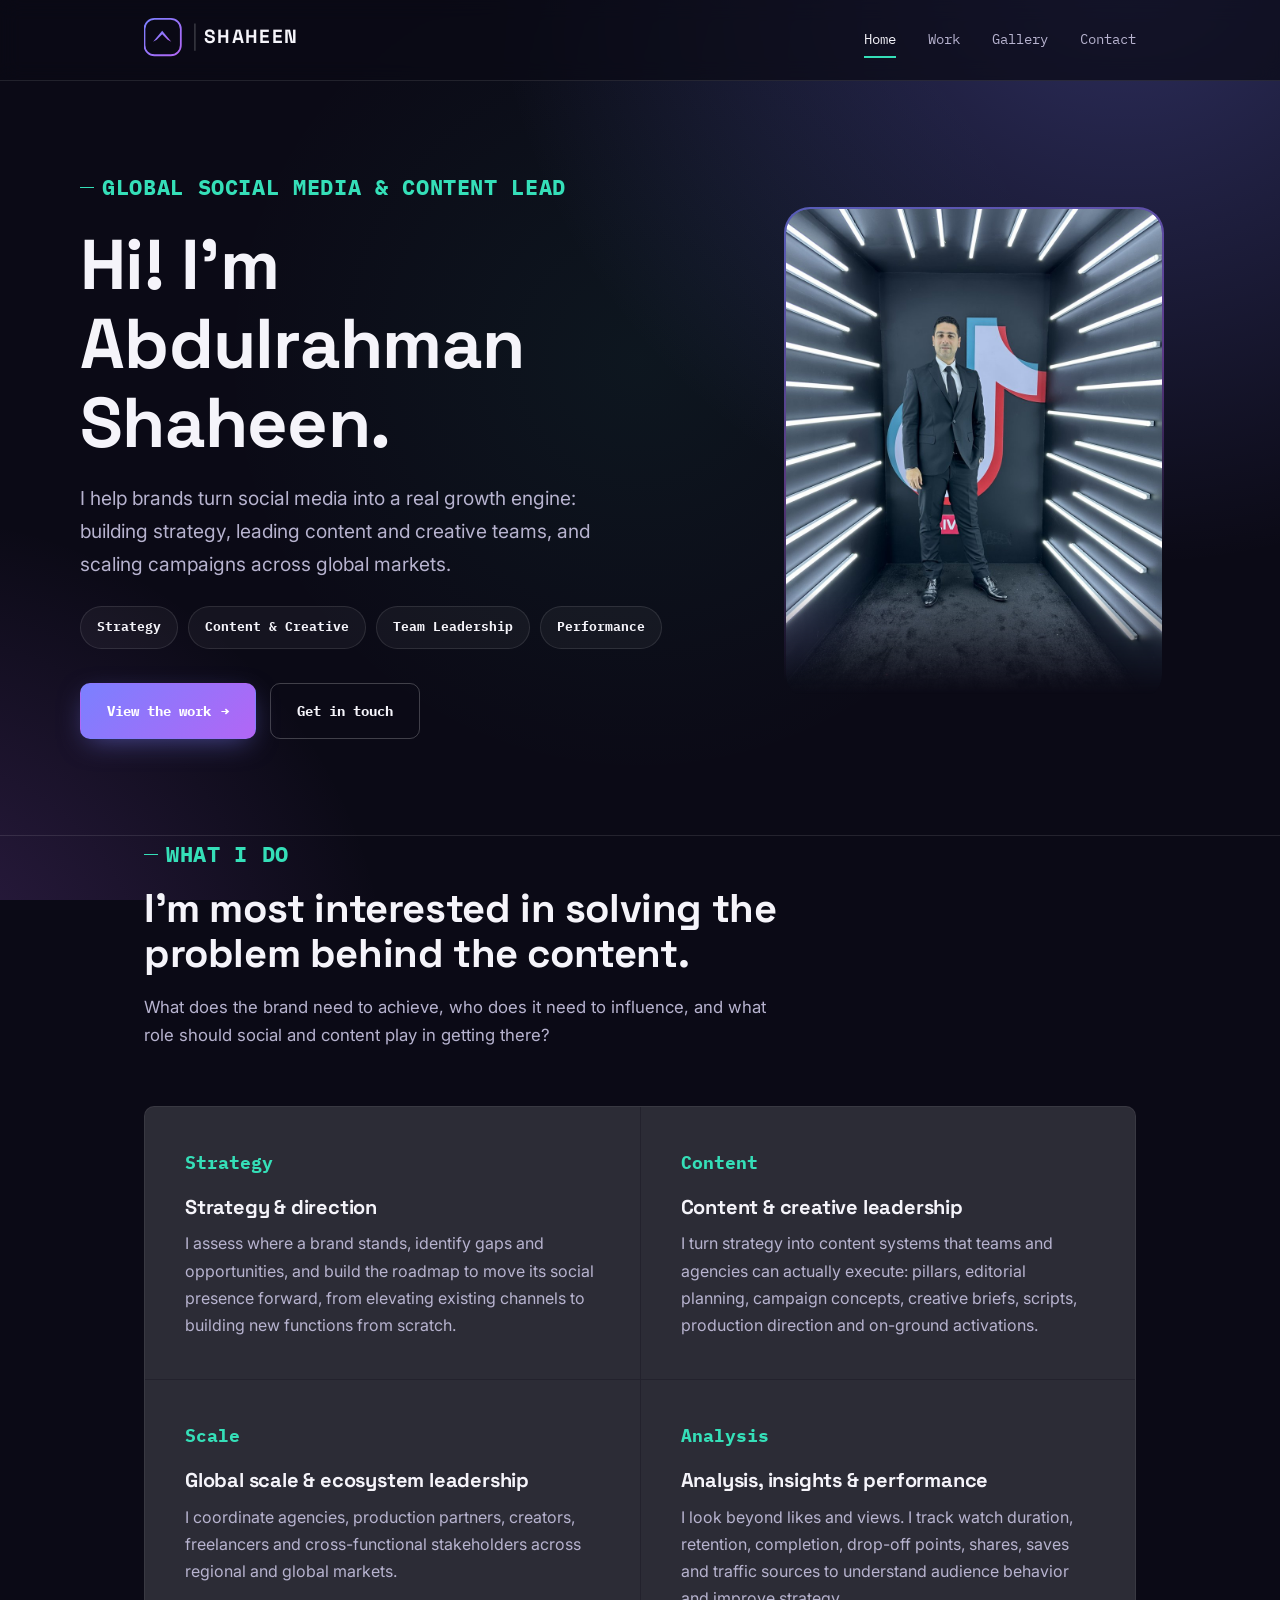
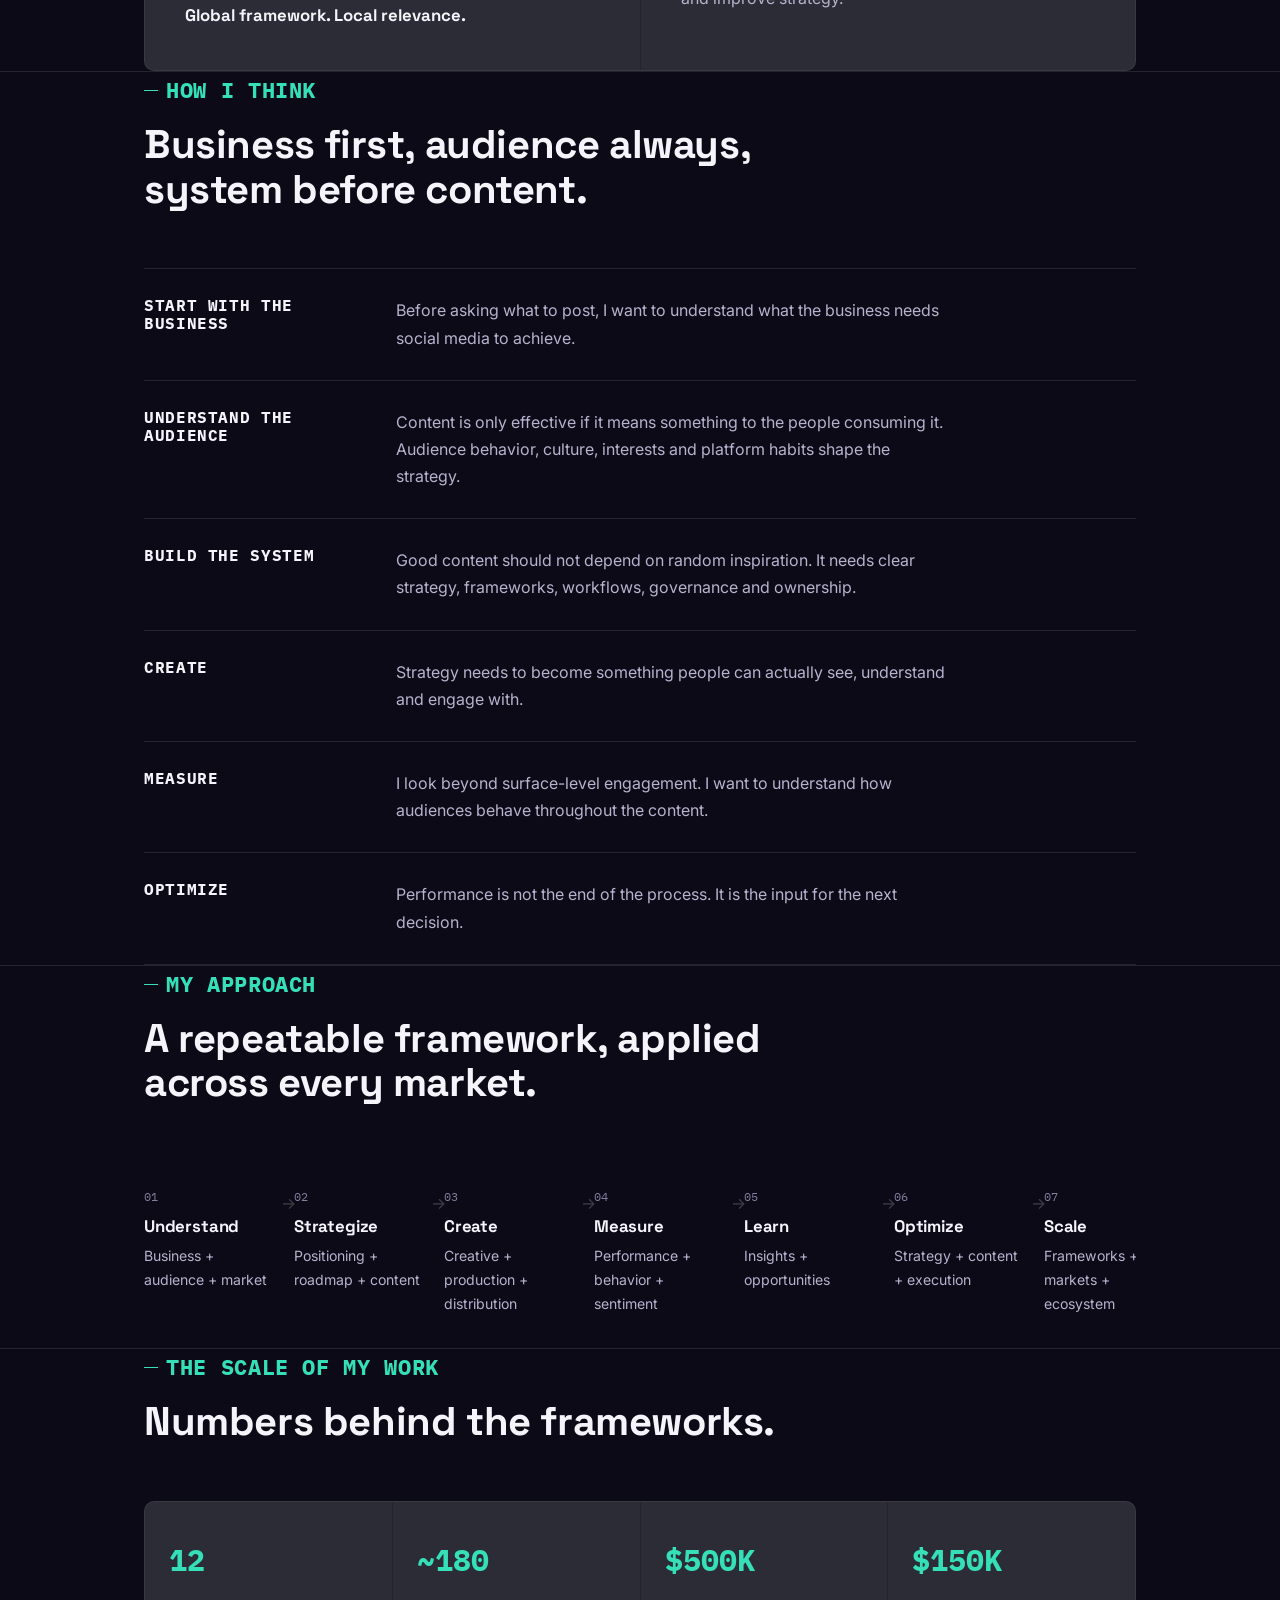
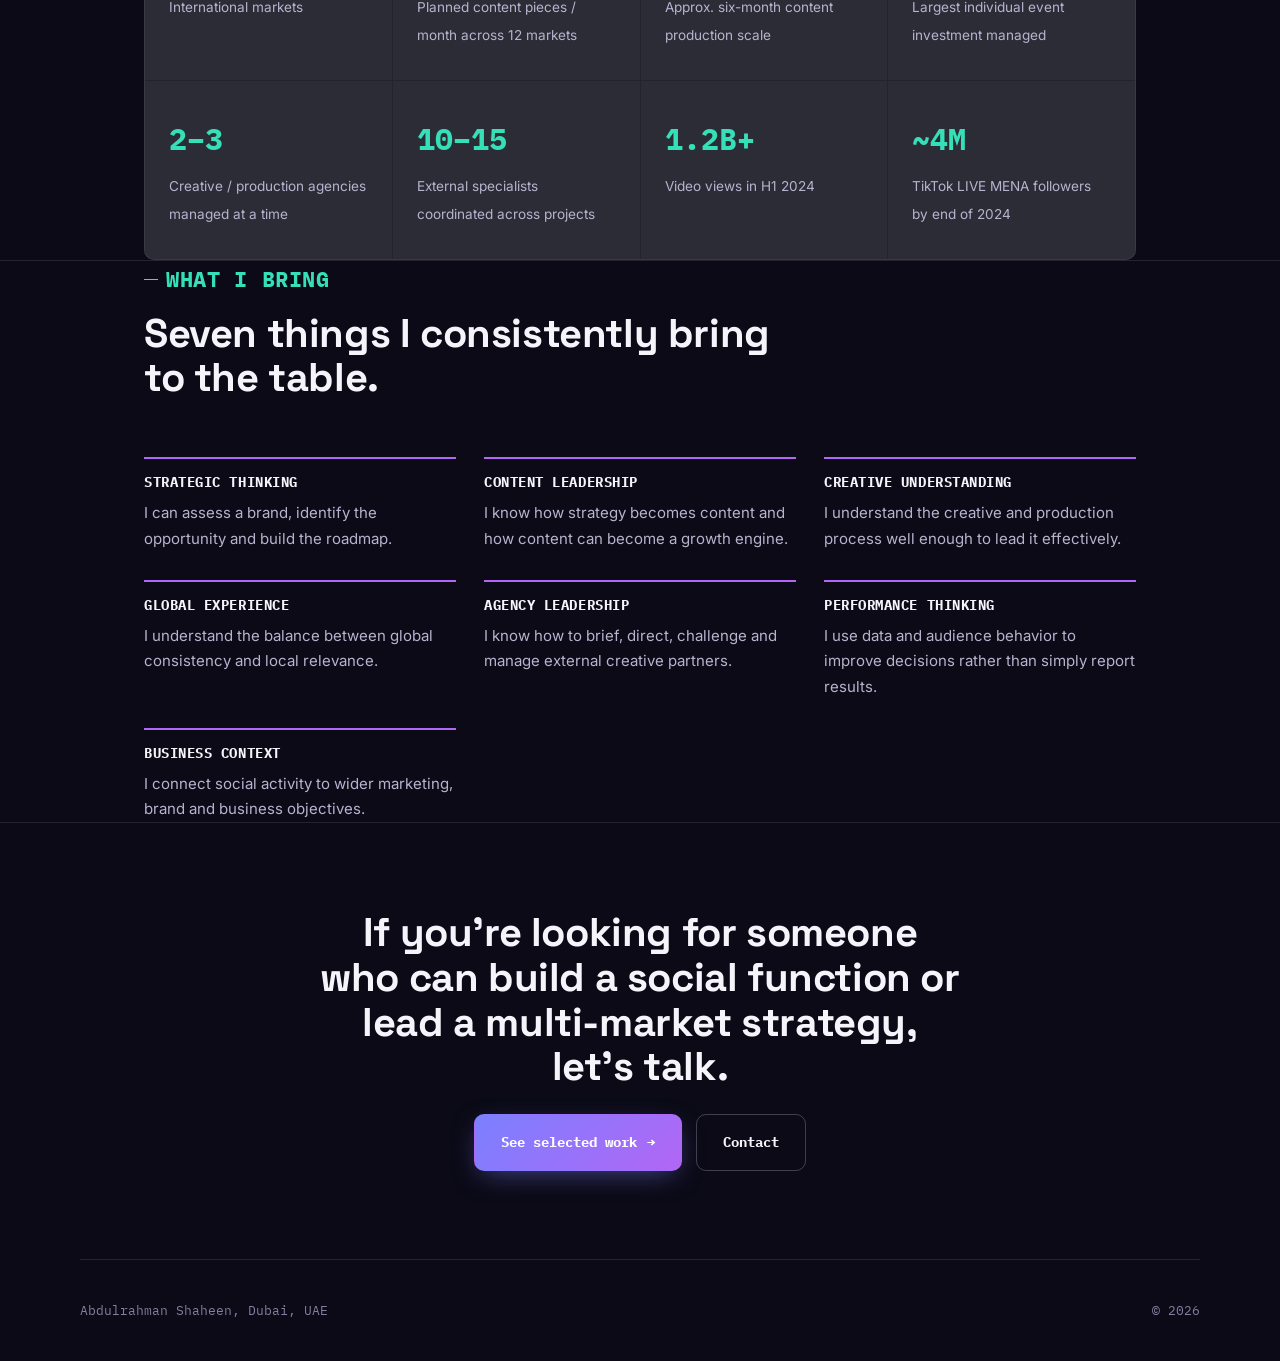
<file: index.html>
<!DOCTYPE html>
<html lang="en">
<head>
<meta charset="UTF-8">
<meta name="viewport" content="width=device-width, initial-scale=1.0">
<title>Abdulrahman Shaheen | Global Social Media & Content Lead</title>
<meta name="description" content="Abdulrahman Shaheen, Global Social Media and Content Lead based in Dubai, UAE. Social strategy, content leadership, creative direction and campaign performance across TikTok, Ferrari, Modon and global markets.">
<meta property="og:type" content="website">
<meta property="og:title" content="Abdulrahman Shaheen | Global Social Media & Content Lead">
<meta property="og:description" content="Global Social Media and Content Lead based in Dubai, UAE. Social strategy, content leadership and campaign performance across TikTok and global markets.">
<meta property="og:url" content="https://ashaheenmty.github.io/shaheen-portfolio/">
<meta property="og:image" content="https://ashaheenmty.github.io/shaheen-portfolio/assets/photos/hero-portrait.jpg">
<meta name="twitter:card" content="summary_large_image">
<meta name="twitter:title" content="Abdulrahman Shaheen | Global Social Media & Content Lead">
<meta name="twitter:description" content="Global Social Media and Content Lead based in Dubai, UAE. Social strategy, content leadership and campaign performance across TikTok and global markets.">
<meta name="twitter:image" content="https://ashaheenmty.github.io/shaheen-portfolio/assets/photos/hero-portrait.jpg">
<link rel="preconnect" href="https://fonts.googleapis.com">
<link rel="preconnect" href="https://fonts.gstatic.com" crossorigin>
<link href="https://fonts.googleapis.com/css2?family=Space+Grotesk:wght@400;500;600;700&family=Inter:wght@400;500&family=IBM+Plex+Mono:wght@400;500;600;700&display=swap" rel="stylesheet">
<link rel="stylesheet" href="css/style.css">
</head>
<body>

<header class="site-header">
  <nav class="site-nav">
    <a href="index.html" class="logo" aria-label="Shaheen, home">
      <svg viewBox="0 0 172 44" role="img" aria-hidden="true">
        <defs><linearGradient id="navFalconGrad" x1="0" y1="0" x2="1" y2="1"><stop offset="0" style="stop-color:var(--indigo)"/><stop offset="1" style="stop-color:var(--violet)"/></linearGradient></defs>
        <rect x="0.5" y="1" width="40" height="40" rx="11" fill="none" stroke="url(#navFalconGrad)" stroke-width="2"/>
        <path d="M10,26 L20,14 L30,26 L26,24 L20,18 L14,24 Z" fill="url(#navFalconGrad)"/>
        <line x1="56" y1="6" x2="56" y2="36" stroke="var(--border-strong)" stroke-width="1.5"/>
        <text x="66" y="28" style="font-family:'Space Grotesk',sans-serif; font-size:21px; font-weight:700; letter-spacing:1.5px;" fill="var(--text)">SHAHEEN</text>
      </svg>
    </a>
    <ul>
      <li><a href="index.html" aria-current="page">Home</a></li>
      <li><a href="work.html">Work</a></li>
      <li><a href="gallery.html">Gallery</a></li>
      <li><a href="contact.html">Contact</a></li>
    </ul>
    <button class="nav-toggle" aria-label="Menu">···</button>
  </nav>
</header>

<main>

  <section class="hero wrap">
    <div class="hero-copy">
      <span class="eyebrow">Global social media & content lead</span>
      <h1>Hi! I'm Abdulrahman Shaheen.</h1>
      <p class="hero-lede">I help brands turn social media into a real growth engine: building strategy, leading content and creative teams, and scaling campaigns across global markets.</p>
      <div class="service-pills">
        <span>Strategy</span>
        <span>Content & Creative</span>
        <span>Team Leadership</span>
        <span>Performance</span>
      </div>
      <div class="hero-actions">
        <a href="work.html" class="btn btn-primary">View the work <span class="btn-arrow">→</span></a>
        <a href="contact.html" class="btn">Get in touch</a>
      </div>
    </div>
    <div class="hero-photo-wrap">
      <img src="assets/photos/hero-portrait.jpg" alt="Abdulrahman Shaheen at a TikTok LIVE event">
    </div>
  </section>

  <hr class="divider">

  <section class="wrap">
    <div class="section-head">
      <span class="eyebrow">What I do</span>
      <h2>I'm most interested in solving the problem behind the content.</h2>
      <p style="margin-top:16px; font-size:1.05rem;">What does the brand need to achieve, who does it need to influence, and what role should social and content play in getting there?</p>
    </div>
    <div class="pillars">
      <div class="pillar">
        <span class="index">Strategy</span>
        <h3>Strategy & direction</h3>
        <p>I assess where a brand stands, identify gaps and opportunities, and build the roadmap to move its social presence forward, from elevating existing channels to building new functions from scratch.</p>
      </div>
      <div class="pillar">
        <span class="index">Content</span>
        <h3>Content & creative leadership</h3>
        <p>I turn strategy into content systems that teams and agencies can actually execute: pillars, editorial planning, campaign concepts, creative briefs, scripts, production direction and on-ground activations.</p>
      </div>
      <div class="pillar">
        <span class="index">Scale</span>
        <h3>Global scale & ecosystem leadership</h3>
        <p>I coordinate agencies, production partners, creators, freelancers and cross-functional stakeholders across regional and global markets.</p>
        <p class="callout">Global framework. Local relevance.</p>
      </div>
      <div class="pillar">
        <span class="index">Analysis</span>
        <h3>Analysis, insights & performance</h3>
        <p>I look beyond likes and views. I track watch duration, retention, completion, drop-off points, shares, saves and traffic sources to understand audience behavior and improve strategy.</p>
      </div>
    </div>
  </section>

  <hr class="divider">

  <section class="wrap">
    <div class="section-head">
      <span class="eyebrow">How I think</span>
      <h2>Business first, audience always, system before content.</h2>
    </div>
    <div class="think-list">
      <div class="think-item">
        <h3>Start with the business</h3>
        <p>Before asking what to post, I want to understand what the business needs social media to achieve.</p>
      </div>
      <div class="think-item">
        <h3>Understand the audience</h3>
        <p>Content is only effective if it means something to the people consuming it. Audience behavior, culture, interests and platform habits shape the strategy.</p>
      </div>
      <div class="think-item">
        <h3>Build the system</h3>
        <p>Good content should not depend on random inspiration. It needs clear strategy, frameworks, workflows, governance and ownership.</p>
      </div>
      <div class="think-item">
        <h3>Create</h3>
        <p>Strategy needs to become something people can actually see, understand and engage with.</p>
      </div>
      <div class="think-item">
        <h3>Measure</h3>
        <p>I look beyond surface-level engagement. I want to understand how audiences behave throughout the content.</p>
      </div>
      <div class="think-item">
        <h3>Optimize</h3>
        <p>Performance is not the end of the process. It is the input for the next decision.</p>
      </div>
    </div>
  </section>

  <hr class="divider">

  <section class="wrap">
    <div class="section-head">
      <span class="eyebrow">My approach</span>
      <h2>A repeatable framework, applied across every market.</h2>
    </div>
    <div class="approach-rail">
      <div class="approach-step"><span class="stepnum">01</span><h4>Understand</h4><p>Business + audience + market</p></div>
      <div class="approach-step"><span class="stepnum">02</span><h4>Strategize</h4><p>Positioning + roadmap + content</p></div>
      <div class="approach-step"><span class="stepnum">03</span><h4>Create</h4><p>Creative + production + distribution</p></div>
      <div class="approach-step"><span class="stepnum">04</span><h4>Measure</h4><p>Performance + behavior + sentiment</p></div>
      <div class="approach-step"><span class="stepnum">05</span><h4>Learn</h4><p>Insights + opportunities</p></div>
      <div class="approach-step"><span class="stepnum">06</span><h4>Optimize</h4><p>Strategy + content + execution</p></div>
      <div class="approach-step"><span class="stepnum">07</span><h4>Scale</h4><p>Frameworks + markets + ecosystem</p></div>
    </div>
  </section>

  <hr class="divider">

  <section class="wrap">
    <div class="section-head">
      <span class="eyebrow">The scale of my work</span>
      <h2>Numbers behind the frameworks.</h2>
    </div>
    <div class="stats-grid">
      <div class="stat"><span class="num">12</span><span class="label">International markets</span></div>
      <div class="stat"><span class="num">~180</span><span class="label">Planned content pieces / month across 12 markets</span></div>
      <div class="stat"><span class="num">$500K</span><span class="label">Approx. six-month content production scale</span></div>
      <div class="stat"><span class="num">$150K</span><span class="label">Largest individual event investment managed</span></div>
      <div class="stat"><span class="num">2–3</span><span class="label">Creative / production agencies managed at a time</span></div>
      <div class="stat"><span class="num">10–15</span><span class="label">External specialists coordinated across projects</span></div>
      <div class="stat"><span class="num">1.2B+</span><span class="label">Video views in H1 2024</span></div>
      <div class="stat"><span class="num">~4M</span><span class="label">TikTok LIVE MENA followers by end of 2024</span></div>
    </div>
  </section>

  <hr class="divider">

  <section class="wrap">
    <div class="section-head">
      <span class="eyebrow">What I bring</span>
      <h2>Seven things I consistently bring to the table.</h2>
    </div>
    <div class="bring-grid">
      <div class="bring-item"><h3>Strategic thinking</h3><p>I can assess a brand, identify the opportunity and build the roadmap.</p></div>
      <div class="bring-item"><h3>Content leadership</h3><p>I know how strategy becomes content and how content can become a growth engine.</p></div>
      <div class="bring-item"><h3>Creative understanding</h3><p>I understand the creative and production process well enough to lead it effectively.</p></div>
      <div class="bring-item"><h3>Global experience</h3><p>I understand the balance between global consistency and local relevance.</p></div>
      <div class="bring-item"><h3>Agency leadership</h3><p>I know how to brief, direct, challenge and manage external creative partners.</p></div>
      <div class="bring-item"><h3>Performance thinking</h3><p>I use data and audience behavior to improve decisions rather than simply report results.</p></div>
      <div class="bring-item"><h3>Business context</h3><p>I connect social activity to wider marketing, brand and business objectives.</p></div>
    </div>
  </section>

  <hr class="divider">

  <section class="wrap" style="text-align:center; padding: 88px 0;">
    <h2 style="max-width:640px; margin:0 auto 24px;">If you're looking for someone who can build a social function or lead a multi-market strategy, let's talk.</h2>
    <div class="hero-actions" style="justify-content:center;">
      <a href="work.html" class="btn btn-primary">See selected work <span class="btn-arrow">→</span></a>
      <a href="contact.html" class="btn">Contact</a>
    </div>
  </section>

</main>

<footer class="site-footer wrap">
  <span>Abdulrahman Shaheen, Dubai, UAE</span>
  <span>© 2026</span>
</footer>

<script src="js/main.js"></script>
</body>
</html>
</file>
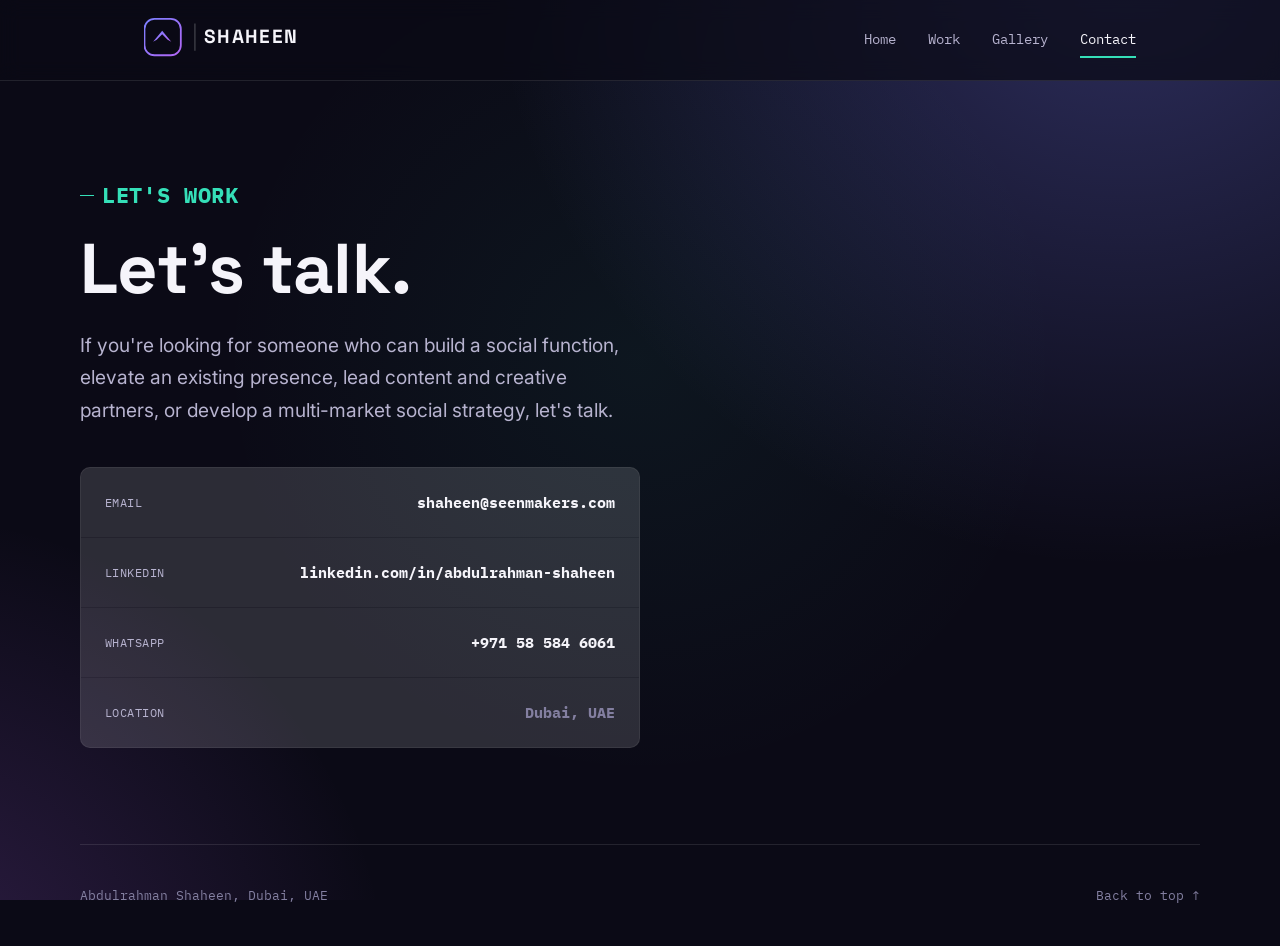
<file: contact.html>
<!DOCTYPE html>
<html lang="en">
<head>
<meta charset="UTF-8">
<meta name="viewport" content="width=device-width, initial-scale=1.0">
<title>Contact | Abdulrahman Shaheen</title>
<meta name="description" content="Contact Abdulrahman Shaheen, Global Social Media and Content Lead based in Dubai, UAE. Email, LinkedIn and WhatsApp.">
<meta property="og:type" content="website">
<meta property="og:title" content="Contact | Abdulrahman Shaheen">
<meta property="og:description" content="Get in touch with Abdulrahman Shaheen, Global Social Media and Content Lead, Dubai, UAE.">
<meta property="og:url" content="https://ashaheenmty.github.io/shaheen-portfolio/contact.html">
<meta property="og:image" content="https://ashaheenmty.github.io/shaheen-portfolio/assets/photos/hero-portrait.jpg">
<meta name="twitter:card" content="summary_large_image">
<meta name="twitter:title" content="Contact | Abdulrahman Shaheen">
<meta name="twitter:image" content="https://ashaheenmty.github.io/shaheen-portfolio/assets/photos/hero-portrait.jpg">
<link rel="preconnect" href="https://fonts.googleapis.com">
<link rel="preconnect" href="https://fonts.gstatic.com" crossorigin>
<link href="https://fonts.googleapis.com/css2?family=Space+Grotesk:wght@400;500;600;700&family=Inter:wght@400;500&family=IBM+Plex+Mono:wght@400;500;600;700&display=swap" rel="stylesheet">
<link rel="stylesheet" href="css/style.css">
</head>
<body>

<header class="site-header">
  <nav class="site-nav">
    <a href="index.html" class="logo" aria-label="Shaheen, home">
      <svg viewBox="0 0 172 44" role="img" aria-hidden="true">
        <defs><linearGradient id="navFalconGrad" x1="0" y1="0" x2="1" y2="1"><stop offset="0" style="stop-color:var(--indigo)"/><stop offset="1" style="stop-color:var(--violet)"/></linearGradient></defs>
        <rect x="0.5" y="1" width="40" height="40" rx="11" fill="none" stroke="url(#navFalconGrad)" stroke-width="2"/>
        <path d="M10,26 L20,14 L30,26 L26,24 L20,18 L14,24 Z" fill="url(#navFalconGrad)"/>
        <line x1="56" y1="6" x2="56" y2="36" stroke="var(--border-strong)" stroke-width="1.5"/>
        <text x="66" y="28" style="font-family:'Space Grotesk',sans-serif; font-size:21px; font-weight:700; letter-spacing:1.5px;" fill="var(--text)">SHAHEEN</text>
      </svg>
    </a>
    <ul>
      <li><a href="index.html">Home</a></li>
      <li><a href="work.html">Work</a></li>
      <li><a href="gallery.html">Gallery</a></li>
      <li><a href="contact.html" aria-current="page">Contact</a></li>
    </ul>
    <button class="nav-toggle" aria-label="Menu">···</button>
  </nav>
</header>

<main>

  <section class="wrap contact-hero">
    <span class="eyebrow">Let's work</span>
    <h1 style="margin-top:16px; max-width:14ch;">Let's talk.</h1>
    <p class="hero-lede" style="margin-top:20px;">If you're looking for someone who can build a social function, elevate an existing presence, lead content and creative partners, or develop a multi-market social strategy, let's talk.</p>

    <div class="contact-links">
      <a href="mailto:shaheen@seenmakers.com"><span class="label">Email</span> shaheen@seenmakers.com</a>
      <a href="https://www.linkedin.com/in/abdulrahman-shaheen/" target="_blank" rel="noopener"><span class="label">LinkedIn</span> linkedin.com/in/abdulrahman-shaheen</a>
      <a href="https://wa.me/971585846061" target="_blank" rel="noopener"><span class="label">WhatsApp</span> +971 58 584 6061</a>
      <div class="pending"><span class="label">Location</span> Dubai, UAE</div>
    </div>
  </section>

</main>

<footer class="site-footer wrap">
  <span>Abdulrahman Shaheen, Dubai, UAE</span>
  <a href="index.html">Back to top ↑</a>
</footer>

<script src="js/main.js"></script>
</body>
</html>
</file>
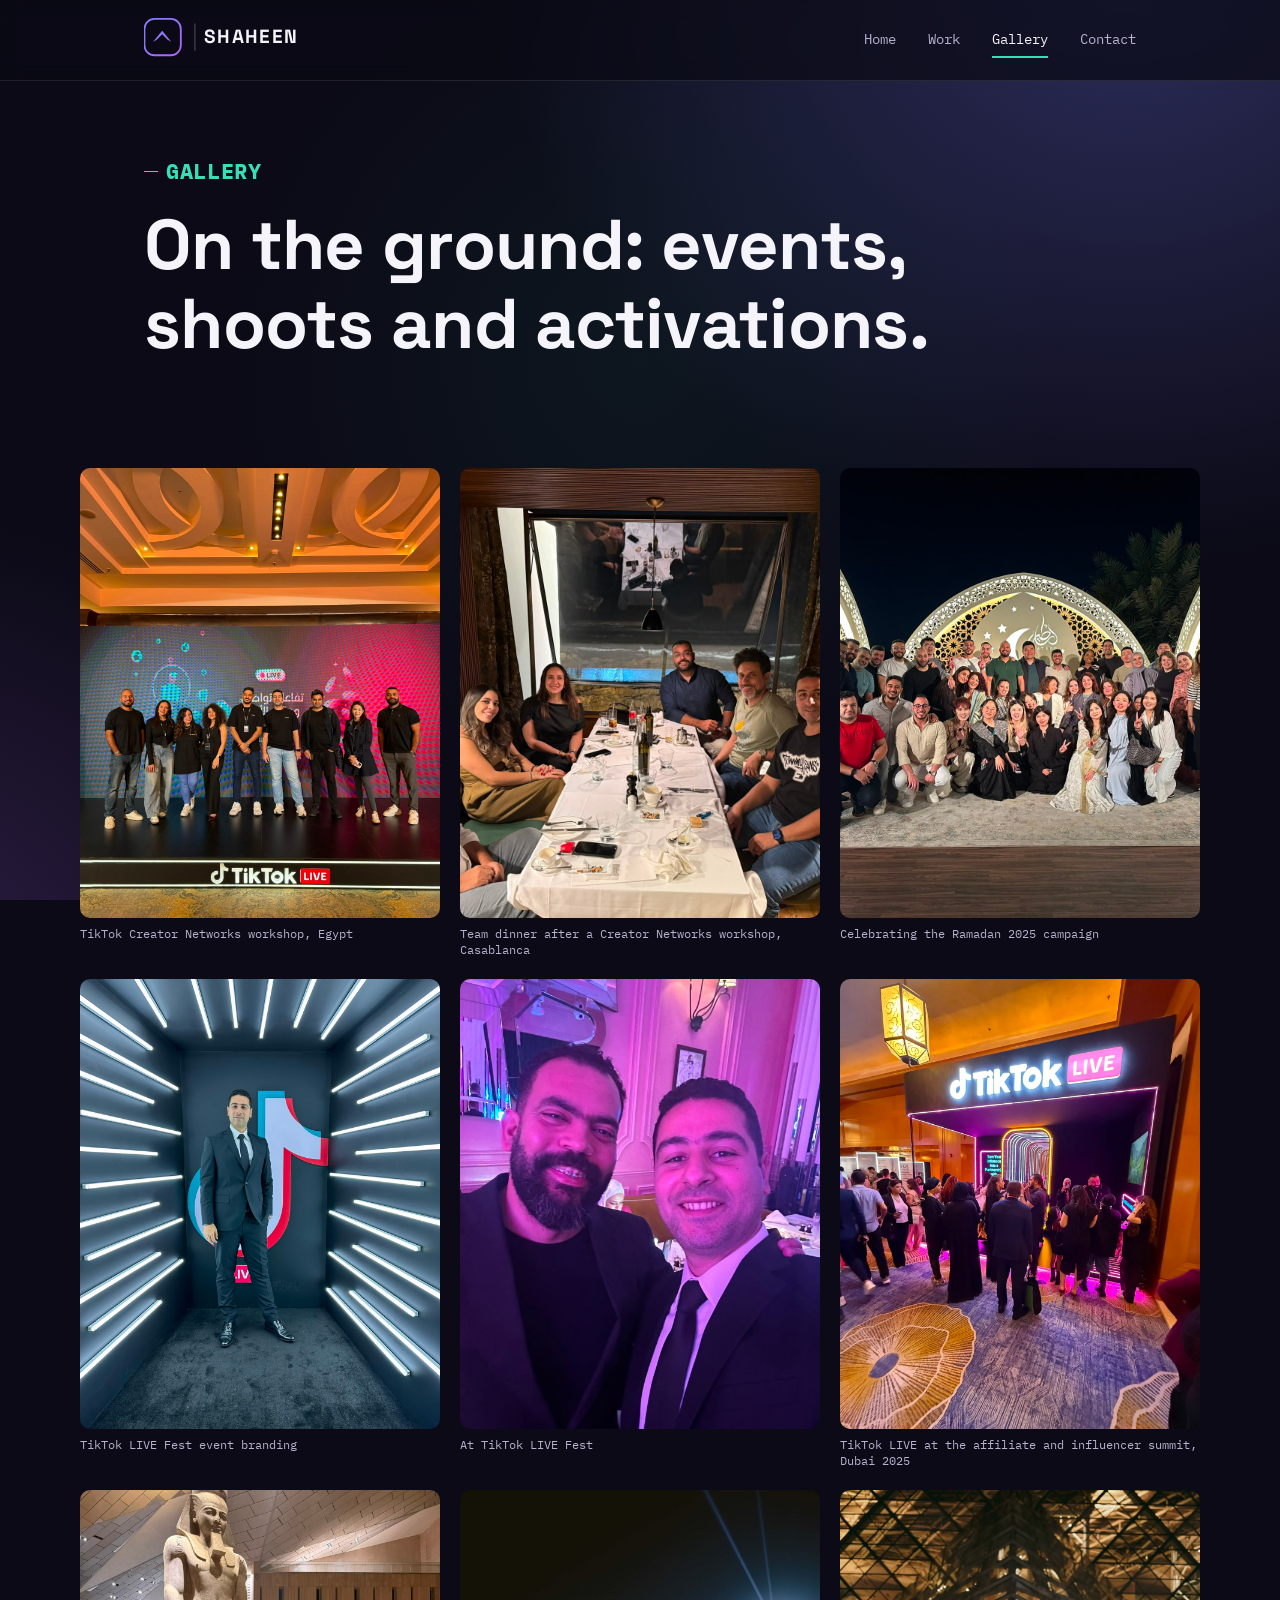
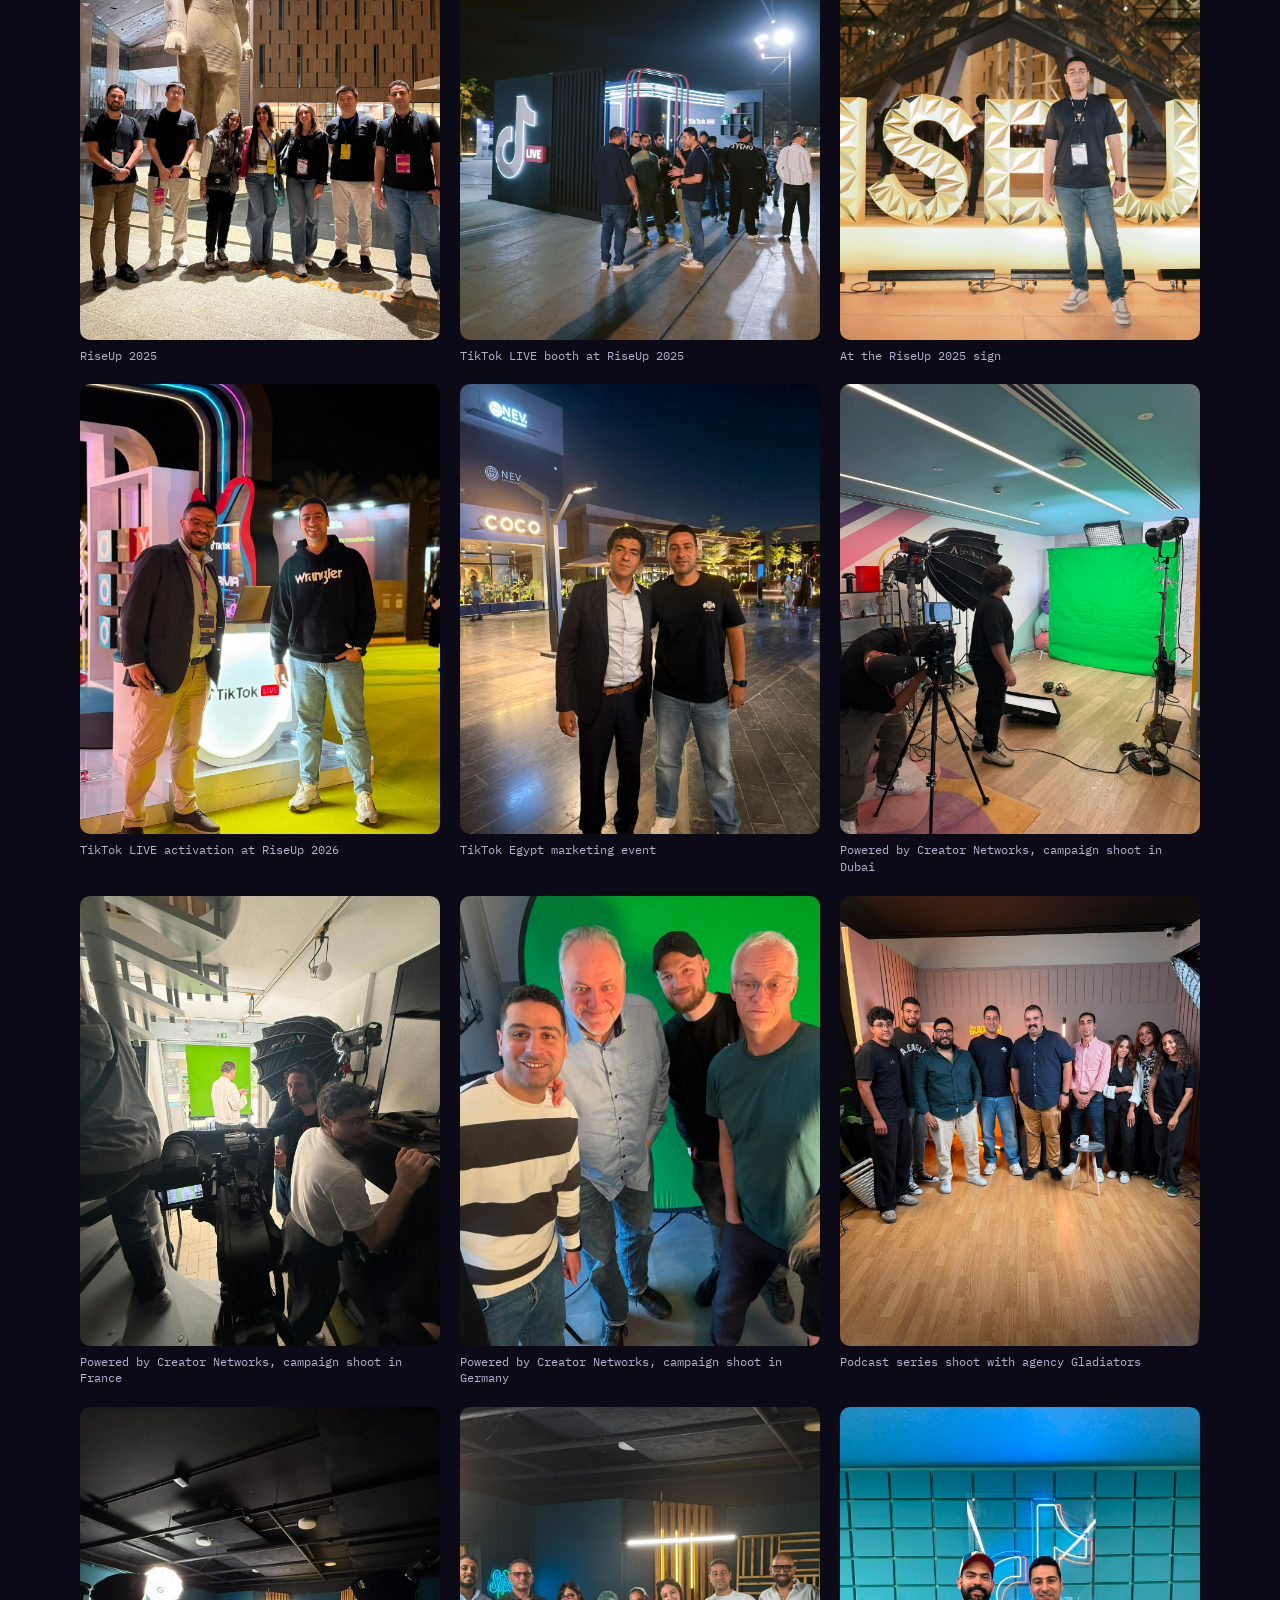
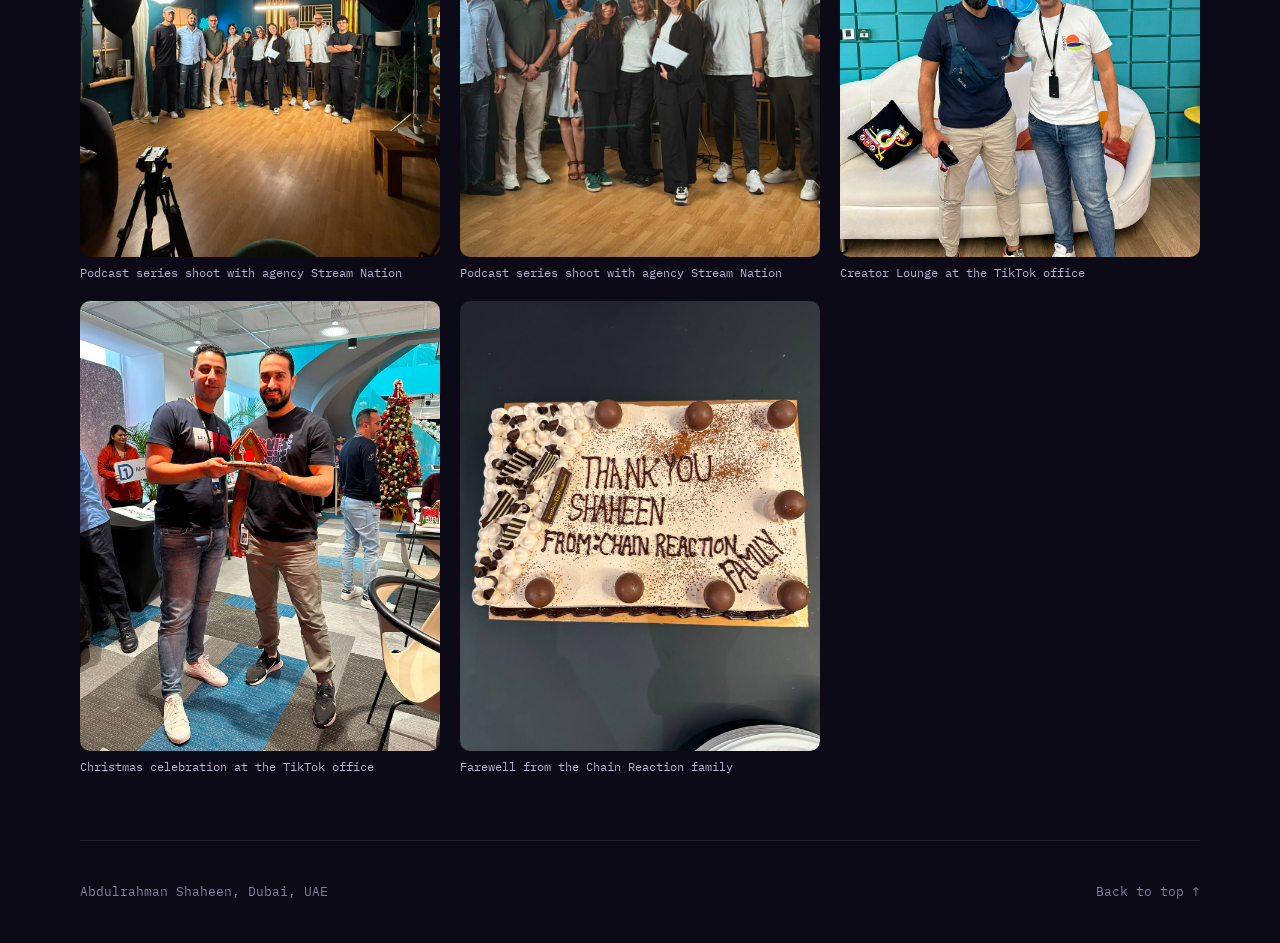
<file: gallery.html>
<!DOCTYPE html>
<html lang="en">
<head>
<meta charset="UTF-8">
<meta name="viewport" content="width=device-width, initial-scale=1.0">
<title>Gallery | Abdulrahman Shaheen</title>
<meta name="description" content="Photos from TikTok LIVE events, creator network workshops, campaign shoots and on-ground activations featuring Abdulrahman Shaheen.">
<meta property="og:type" content="website">
<meta property="og:title" content="Gallery | Abdulrahman Shaheen">
<meta property="og:description" content="Photos from TikTok LIVE events, creator network workshops, campaign shoots and on-ground activations.">
<meta property="og:url" content="https://ashaheenmty.github.io/shaheen-portfolio/gallery.html">
<meta property="og:image" content="https://ashaheenmty.github.io/shaheen-portfolio/assets/photos/hero-portrait.jpg">
<meta name="twitter:card" content="summary_large_image">
<meta name="twitter:title" content="Gallery | Abdulrahman Shaheen">
<meta name="twitter:image" content="https://ashaheenmty.github.io/shaheen-portfolio/assets/photos/hero-portrait.jpg">
<link rel="preconnect" href="https://fonts.googleapis.com">
<link rel="preconnect" href="https://fonts.gstatic.com" crossorigin>
<link href="https://fonts.googleapis.com/css2?family=Space+Grotesk:wght@400;500;600;700&family=Inter:wght@400;500&family=IBM+Plex+Mono:wght@400;500;600;700&display=swap" rel="stylesheet">
<link rel="stylesheet" href="css/style.css">
</head>
<body>

<header class="site-header">
  <nav class="site-nav">
    <a href="index.html" class="logo" aria-label="Shaheen, home">
      <svg viewBox="0 0 172 44" role="img" aria-hidden="true">
        <defs><linearGradient id="navFalconGrad" x1="0" y1="0" x2="1" y2="1"><stop offset="0" style="stop-color:var(--indigo)"/><stop offset="1" style="stop-color:var(--violet)"/></linearGradient></defs>
        <rect x="0.5" y="1" width="40" height="40" rx="11" fill="none" stroke="url(#navFalconGrad)" stroke-width="2"/>
        <path d="M10,26 L20,14 L30,26 L26,24 L20,18 L14,24 Z" fill="url(#navFalconGrad)"/>
        <line x1="56" y1="6" x2="56" y2="36" stroke="var(--border-strong)" stroke-width="1.5"/>
        <text x="66" y="28" style="font-family:'Space Grotesk',sans-serif; font-size:21px; font-weight:700; letter-spacing:1.5px;" fill="var(--text)">SHAHEEN</text>
      </svg>
    </a>
    <ul>
      <li><a href="index.html">Home</a></li>
      <li><a href="work.html">Work</a></li>
      <li><a href="gallery.html" aria-current="page">Gallery</a></li>
      <li><a href="contact.html">Contact</a></li>
    </ul>
    <button class="nav-toggle" aria-label="Menu">···</button>
  </nav>
</header>

<main>

  <section class="wrap" style="padding-top:72px; padding-bottom:40px;">
    <span class="eyebrow">Gallery</span>
    <h1 style="margin-top:16px;">On the ground: events, shoots and activations.</h1>
  </section>

  <section class="wrap tight">
    <div class="gallery-grid" id="gallery-grid">
      <figure class="photo-card"><img src="assets/photos/creator-networks-workshop-egypt.jpeg" alt="TikTok Creator Networks workshop in Egypt" loading="lazy"><figcaption>TikTok Creator Networks workshop, Egypt</figcaption></figure>
      <figure class="photo-card"><img src="assets/photos/business-dinner-casablanca.jpeg" alt="Team dinner after a Creator Networks workshop in Casablanca, Morocco" loading="lazy"><figcaption>Team dinner after a Creator Networks workshop, Casablanca</figcaption></figure>
      <figure class="photo-card"><img src="assets/photos/ramadan-2025-celebration.jpeg" alt="Celebrating the success of the Ramadan 2025 campaign" loading="lazy"><figcaption>Celebrating the Ramadan 2025 campaign</figcaption></figure>
      <figure class="photo-card"><img src="assets/photos/live-fest-standee.jpeg" alt="TikTok LIVE Fest event branding" loading="lazy"><figcaption>TikTok LIVE Fest event branding</figcaption></figure>
      <figure class="photo-card"><img src="assets/photos/live-fest-selfie.jpeg" alt="At TikTok LIVE Fest" loading="lazy"><figcaption>At TikTok LIVE Fest</figcaption></figure>
      <figure class="photo-card"><img src="assets/photos/affiliate-influencer-summit-dubai-2025.jpeg" alt="TikTok LIVE at the affiliate and influencers summit, Dubai 2025" loading="lazy"><figcaption>TikTok LIVE at the affiliate and influencer summit, Dubai 2025</figcaption></figure>
      <figure class="photo-card"><img src="assets/photos/riseup-2025.jpeg" alt="RiseUp 2025" loading="lazy"><figcaption>RiseUp 2025</figcaption></figure>
      <figure class="photo-card"><img src="assets/photos/riseup-2025-tiktok-booth.jpeg" alt="TikTok LIVE booth at RiseUp 2025" loading="lazy"><figcaption>TikTok LIVE booth at RiseUp 2025</figcaption></figure>
      <figure class="photo-card"><img src="assets/photos/riseup-2025-sign.jpeg" alt="At the RiseUp 2025 sign" loading="lazy"><figcaption>At the RiseUp 2025 sign</figcaption></figure>
      <figure class="photo-card"><img src="assets/photos/riseup-2026.jpeg" alt="TikTok LIVE activation at RiseUp 2026" loading="lazy"><figcaption>TikTok LIVE activation at RiseUp 2026</figcaption></figure>
      <figure class="photo-card"><img src="assets/photos/tiktok-egypt-exits-event.jpeg" alt="With Egyptian entrepreneur Mohamed Aboulnaga (Nagaty) at a TikTok Egypt marketing event" loading="lazy"><figcaption>TikTok Egypt marketing event</figcaption></figure>
      <figure class="photo-card"><img src="assets/photos/campaign-shoot-dubai.jpeg" alt="Powered by Creator Networks campaign shoot in Dubai" loading="lazy"><figcaption>Powered by Creator Networks, campaign shoot in Dubai</figcaption></figure>
      <figure class="photo-card"><img src="assets/photos/campaign-shoot-france.jpeg" alt="Powered by Creator Networks campaign shoot in France" loading="lazy"><figcaption>Powered by Creator Networks, campaign shoot in France</figcaption></figure>
      <figure class="photo-card"><img src="assets/photos/campaign-shoot-germany.jpeg" alt="Powered by Creator Networks campaign shoot in Germany" loading="lazy"><figcaption>Powered by Creator Networks, campaign shoot in Germany</figcaption></figure>
      <figure class="photo-card"><img src="assets/photos/podcast-shoot-gladiators.jpeg" alt="Showcase podcast series shoot with agency Gladiators" loading="lazy"><figcaption>Podcast series shoot with agency Gladiators</figcaption></figure>
      <figure class="photo-card"><img src="assets/photos/podcast-shoot-stream-nation-1.jpeg" alt="Showcase podcast series shoot with agency Stream Nation" loading="lazy"><figcaption>Podcast series shoot with agency Stream Nation</figcaption></figure>
      <figure class="photo-card"><img src="assets/photos/podcast-shoot-stream-nation-2.jpeg" alt="Showcase podcast series shoot with agency Stream Nation" loading="lazy"><figcaption>Podcast series shoot with agency Stream Nation</figcaption></figure>
      <figure class="photo-card"><img src="assets/photos/creator-lounge-tiktok-office.jpeg" alt="Creator Lounge at the TikTok office" loading="lazy"><figcaption>Creator Lounge at the TikTok office</figcaption></figure>
      <figure class="photo-card"><img src="assets/photos/christmas-celebration-tiktok.jpeg" alt="Christmas celebration at TikTok" loading="lazy"><figcaption>Christmas celebration at the TikTok office</figcaption></figure>
      <figure class="photo-card"><img src="assets/photos/chain-reaction-farewell.jpeg" alt="Farewell from the Chain Reaction family" loading="lazy"><figcaption>Farewell from the Chain Reaction family</figcaption></figure>
    </div>
  </section>

</main>

<footer class="site-footer wrap">
  <span>Abdulrahman Shaheen, Dubai, UAE</span>
  <a href="index.html">Back to top ↑</a>
</footer>

<script src="js/main.js"></script>
</body>
</html>
</file>
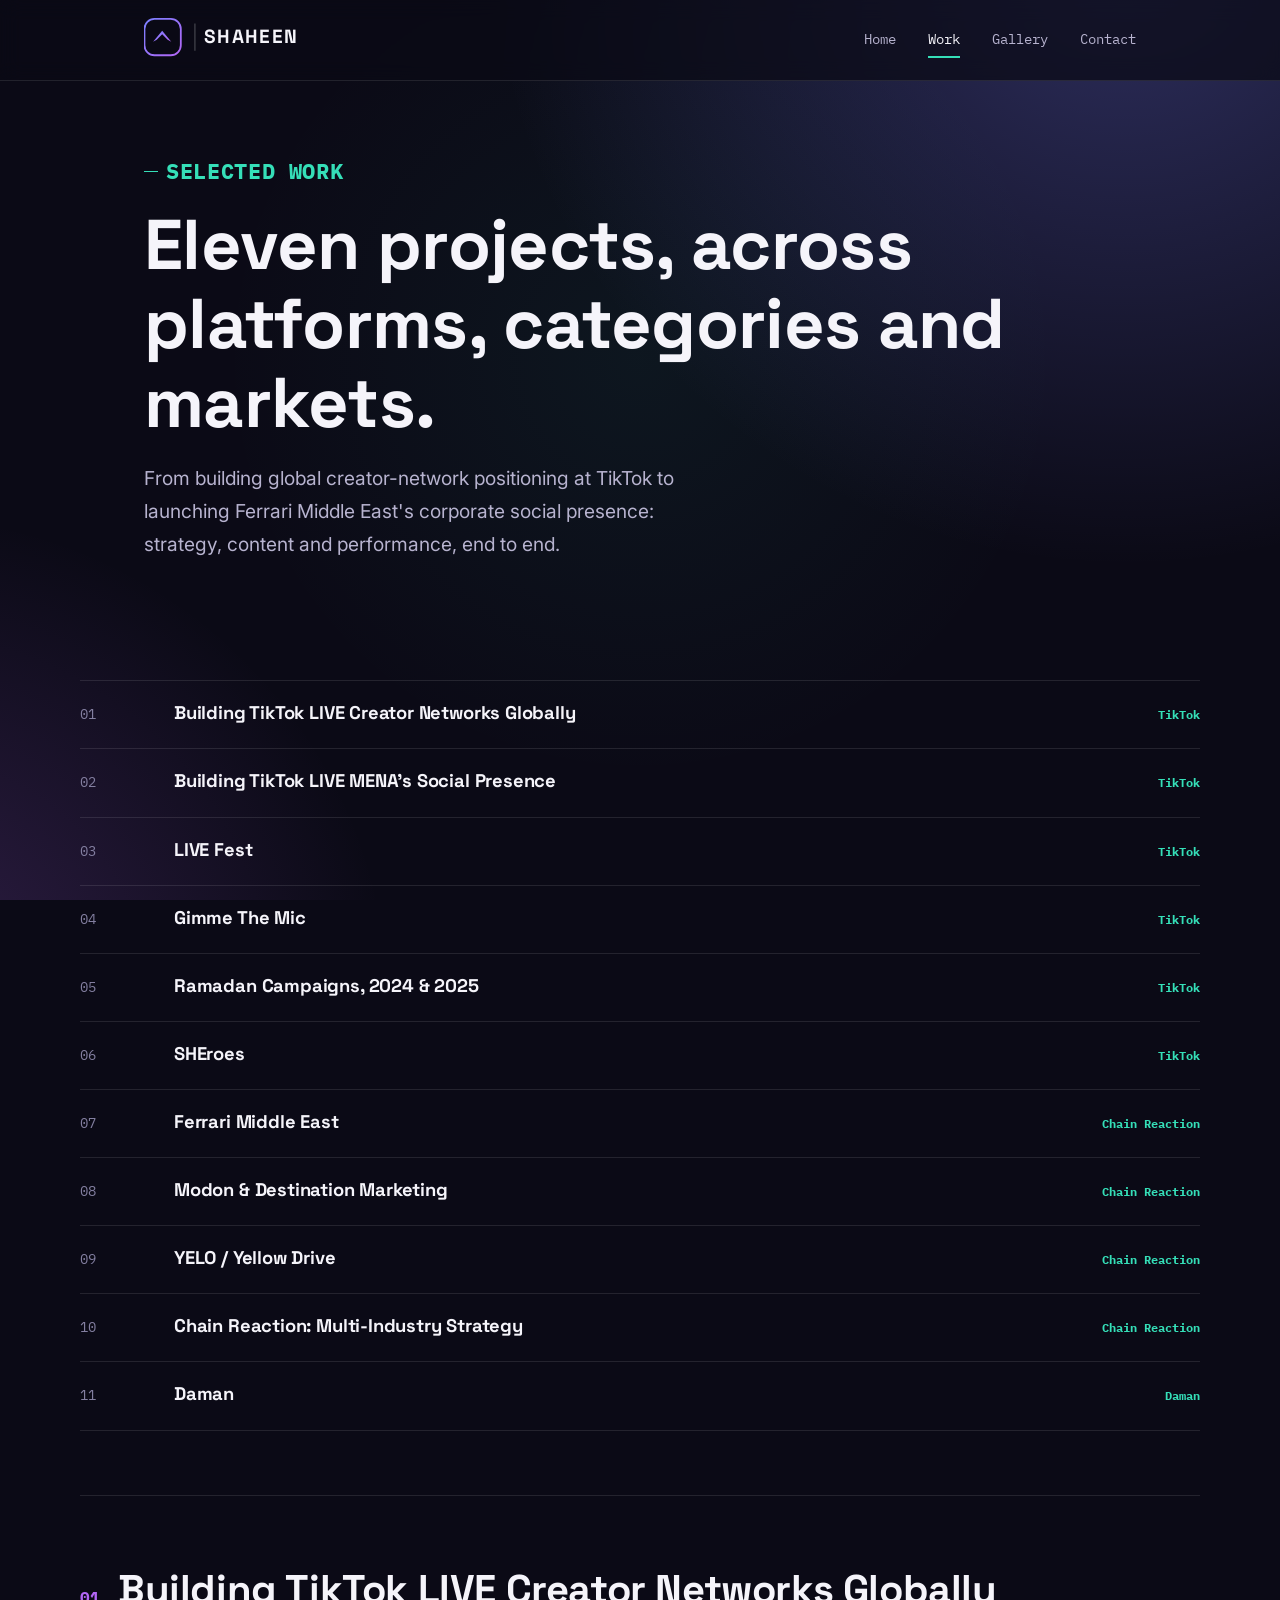
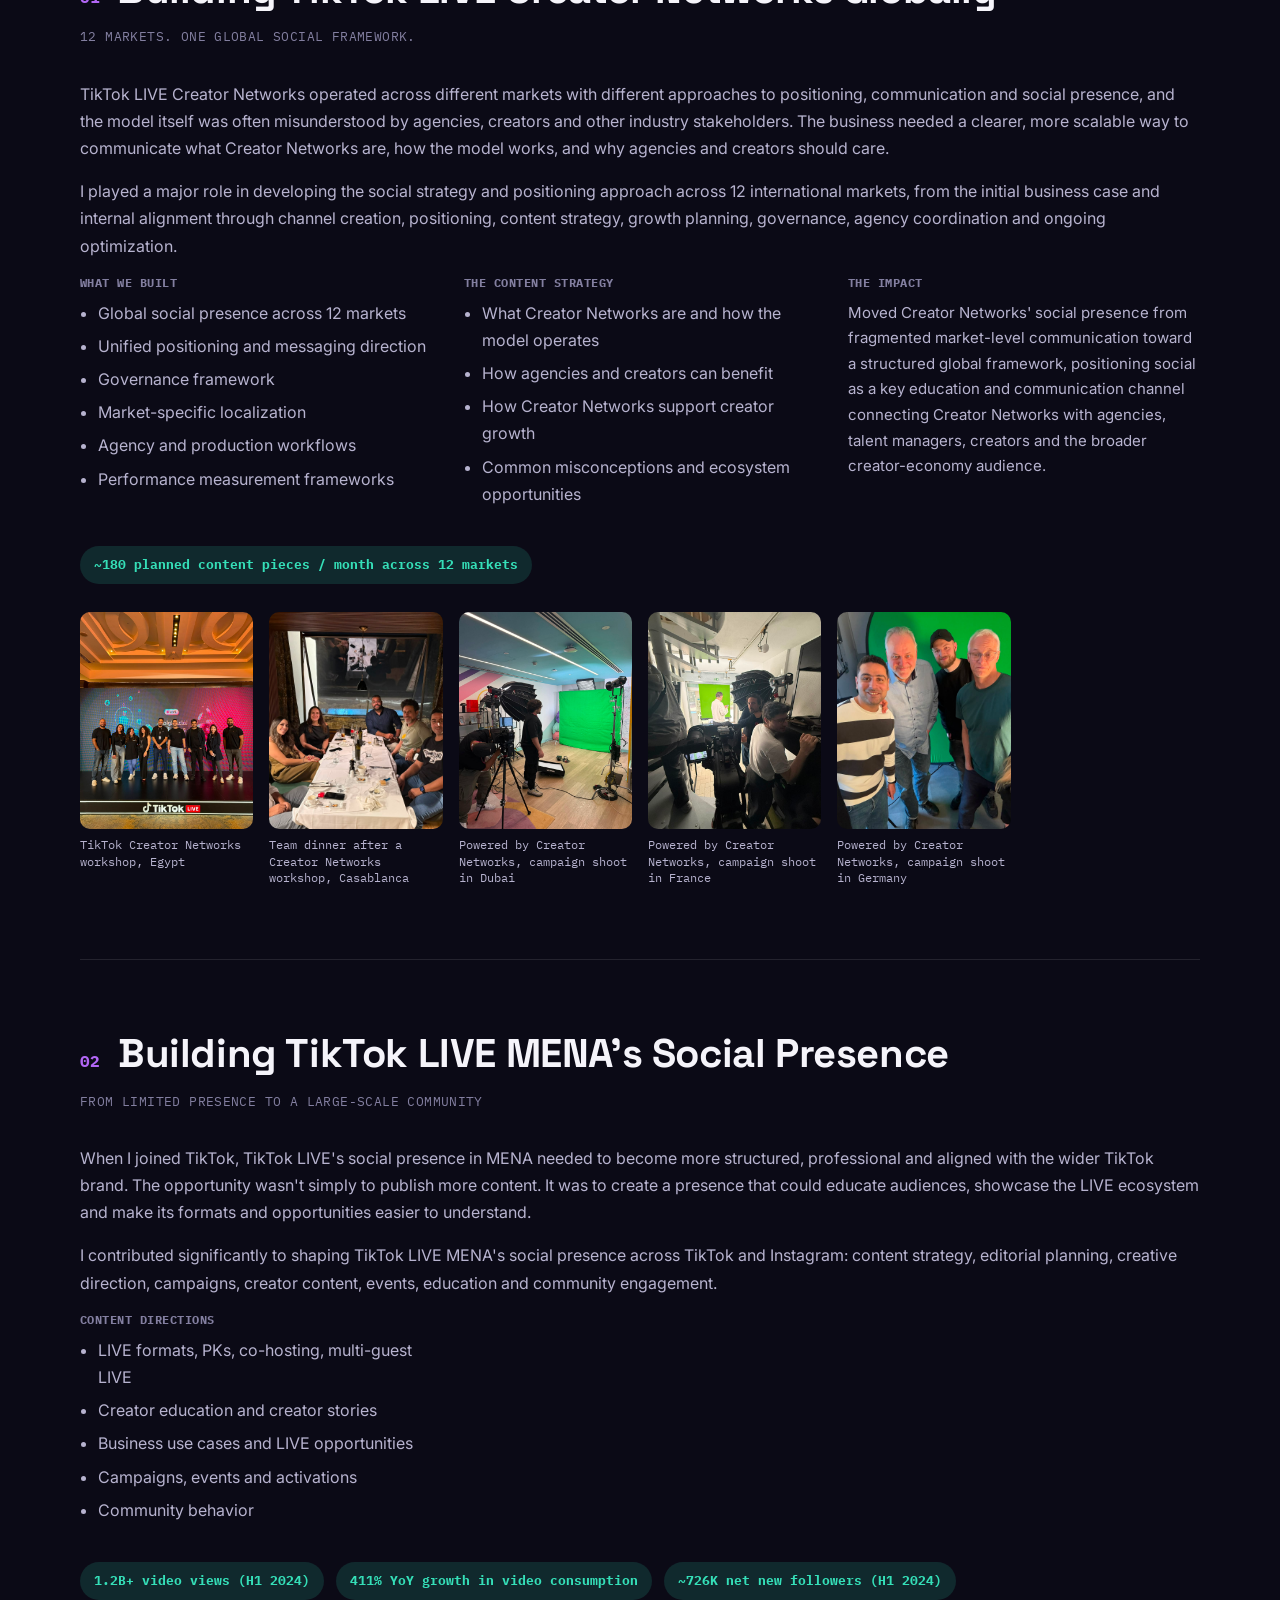
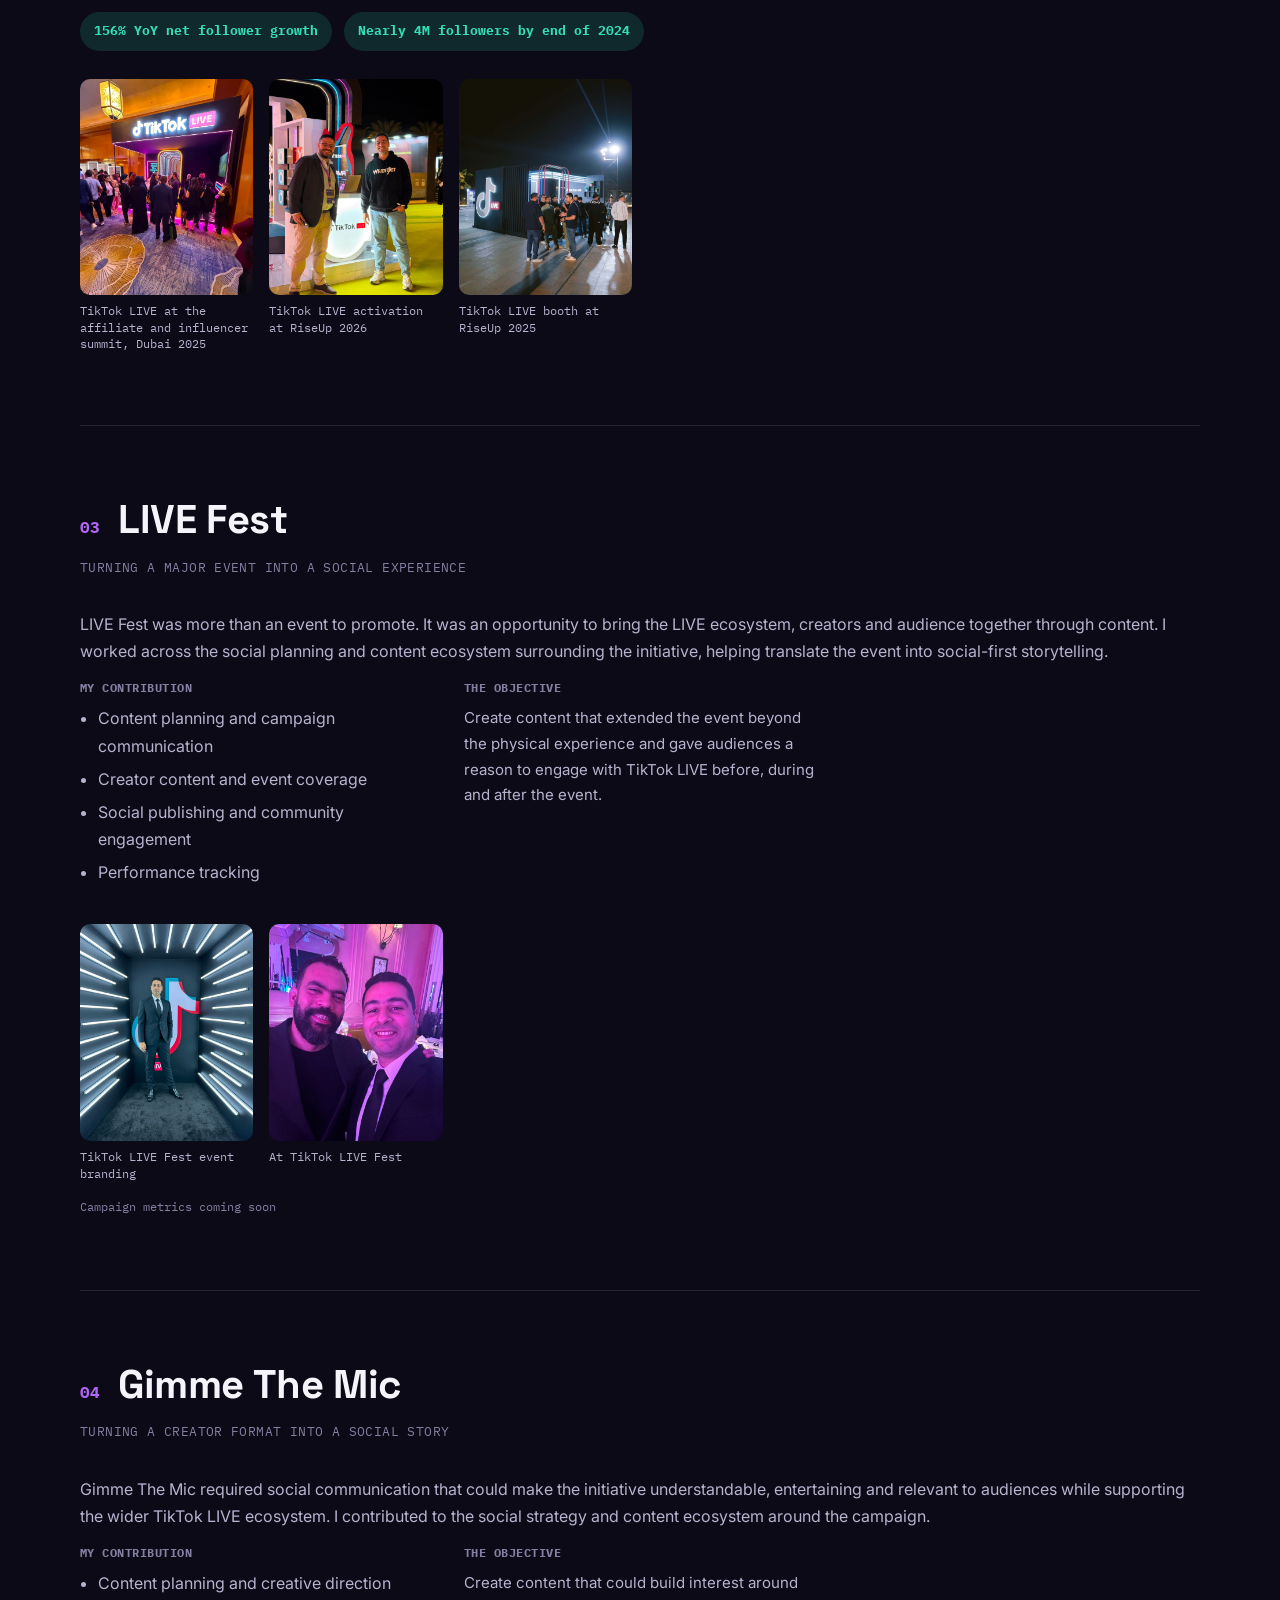
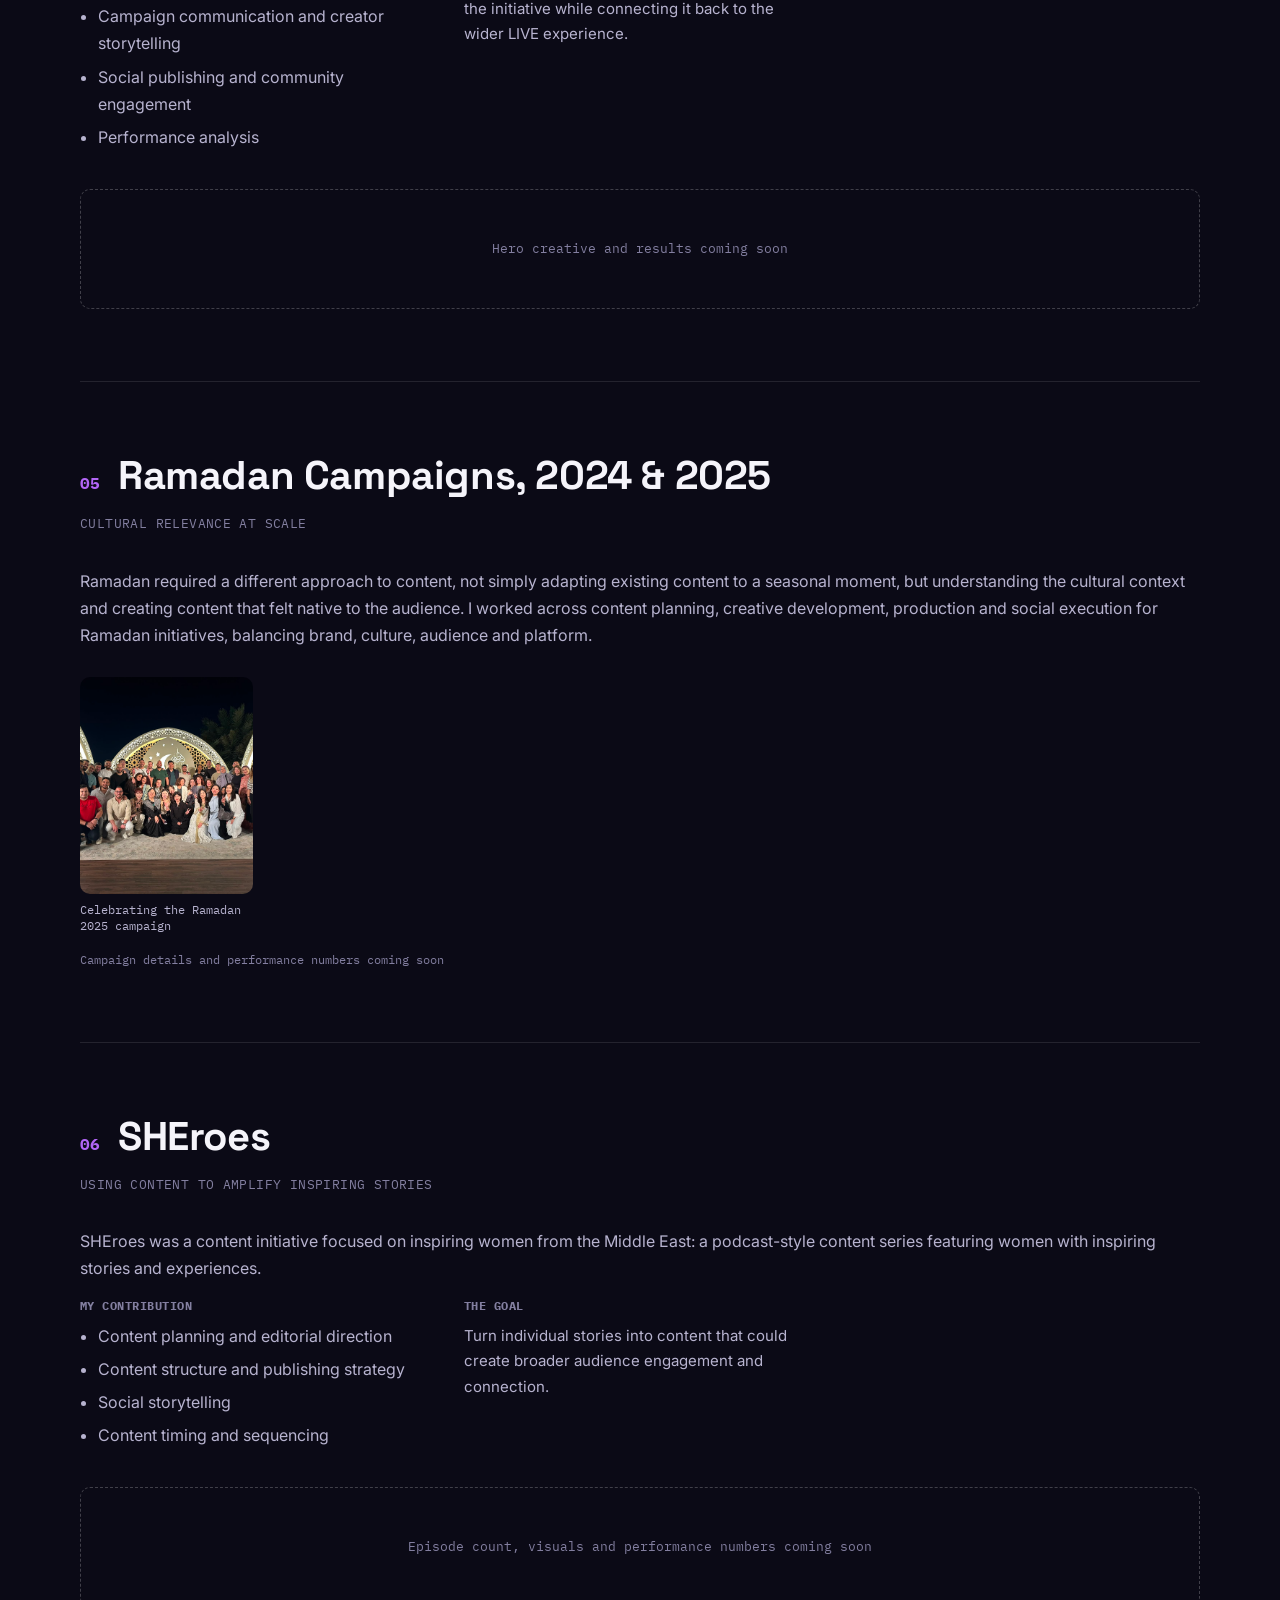
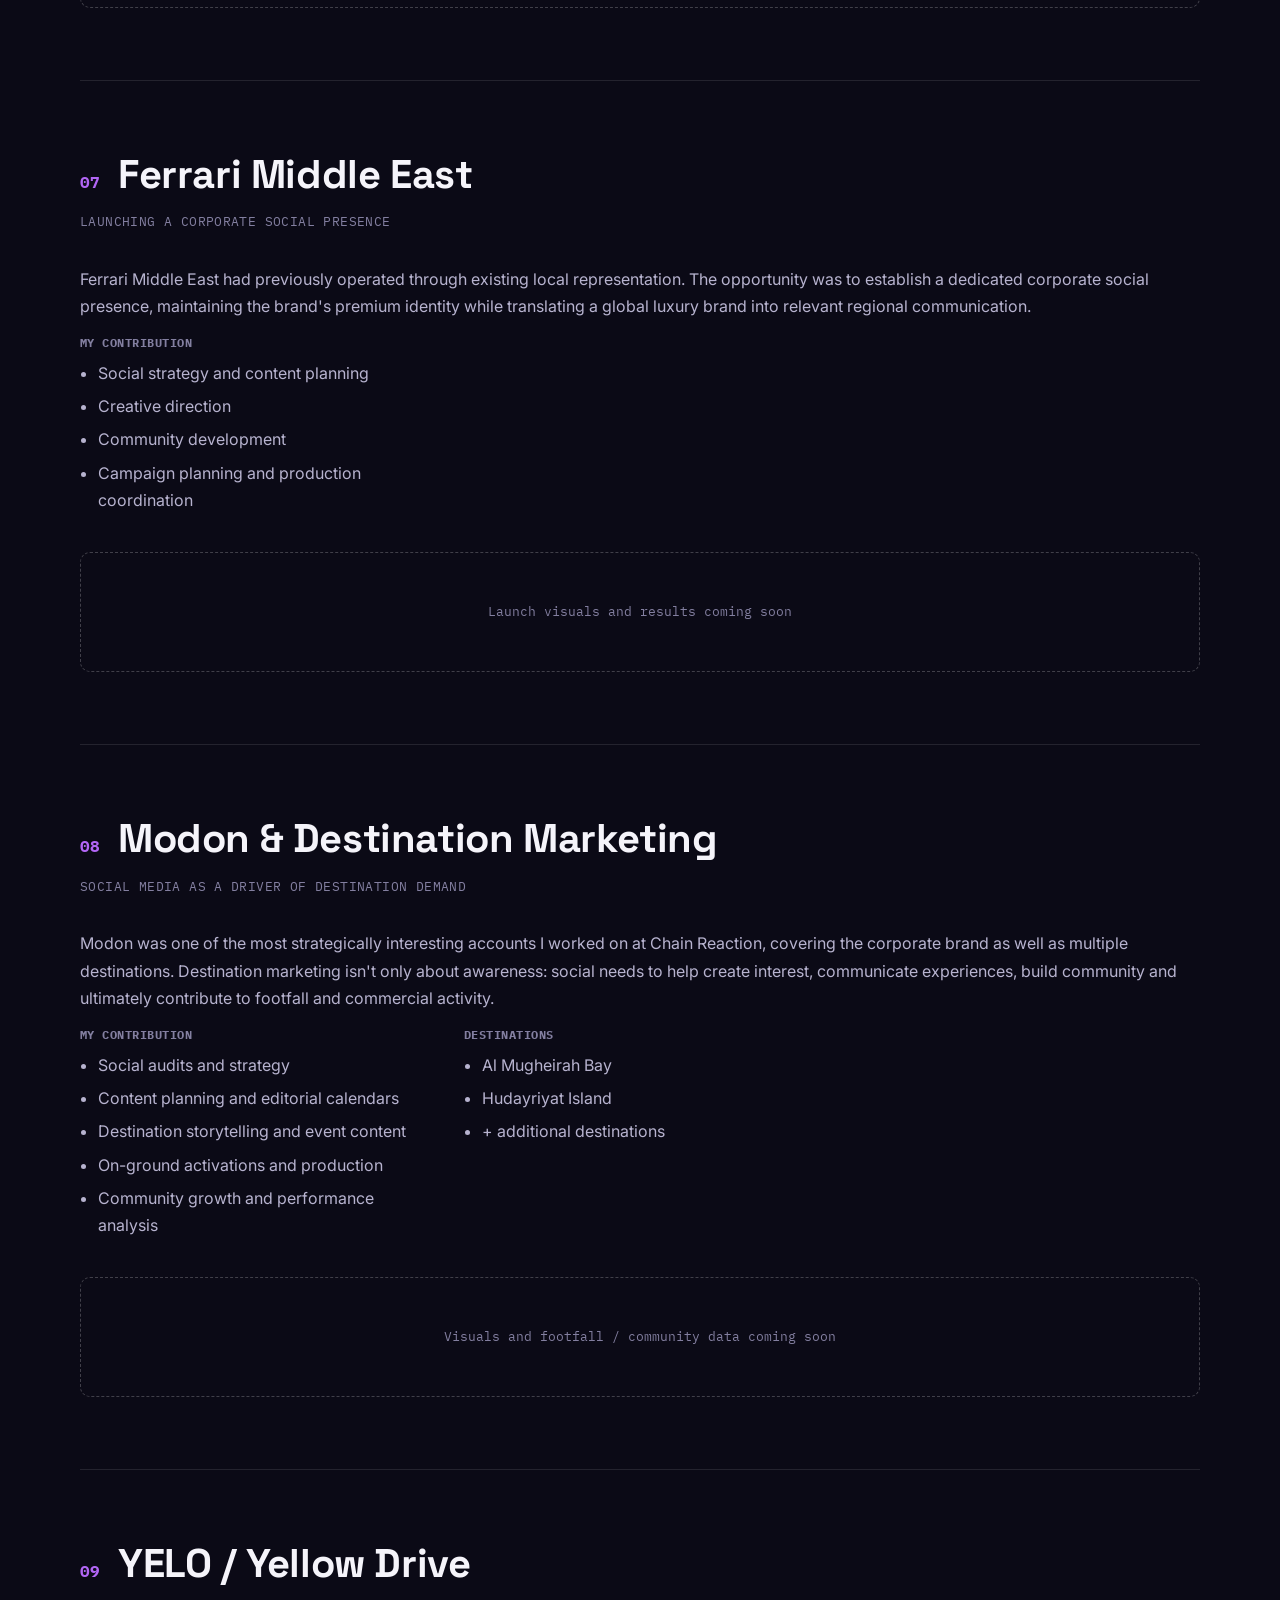
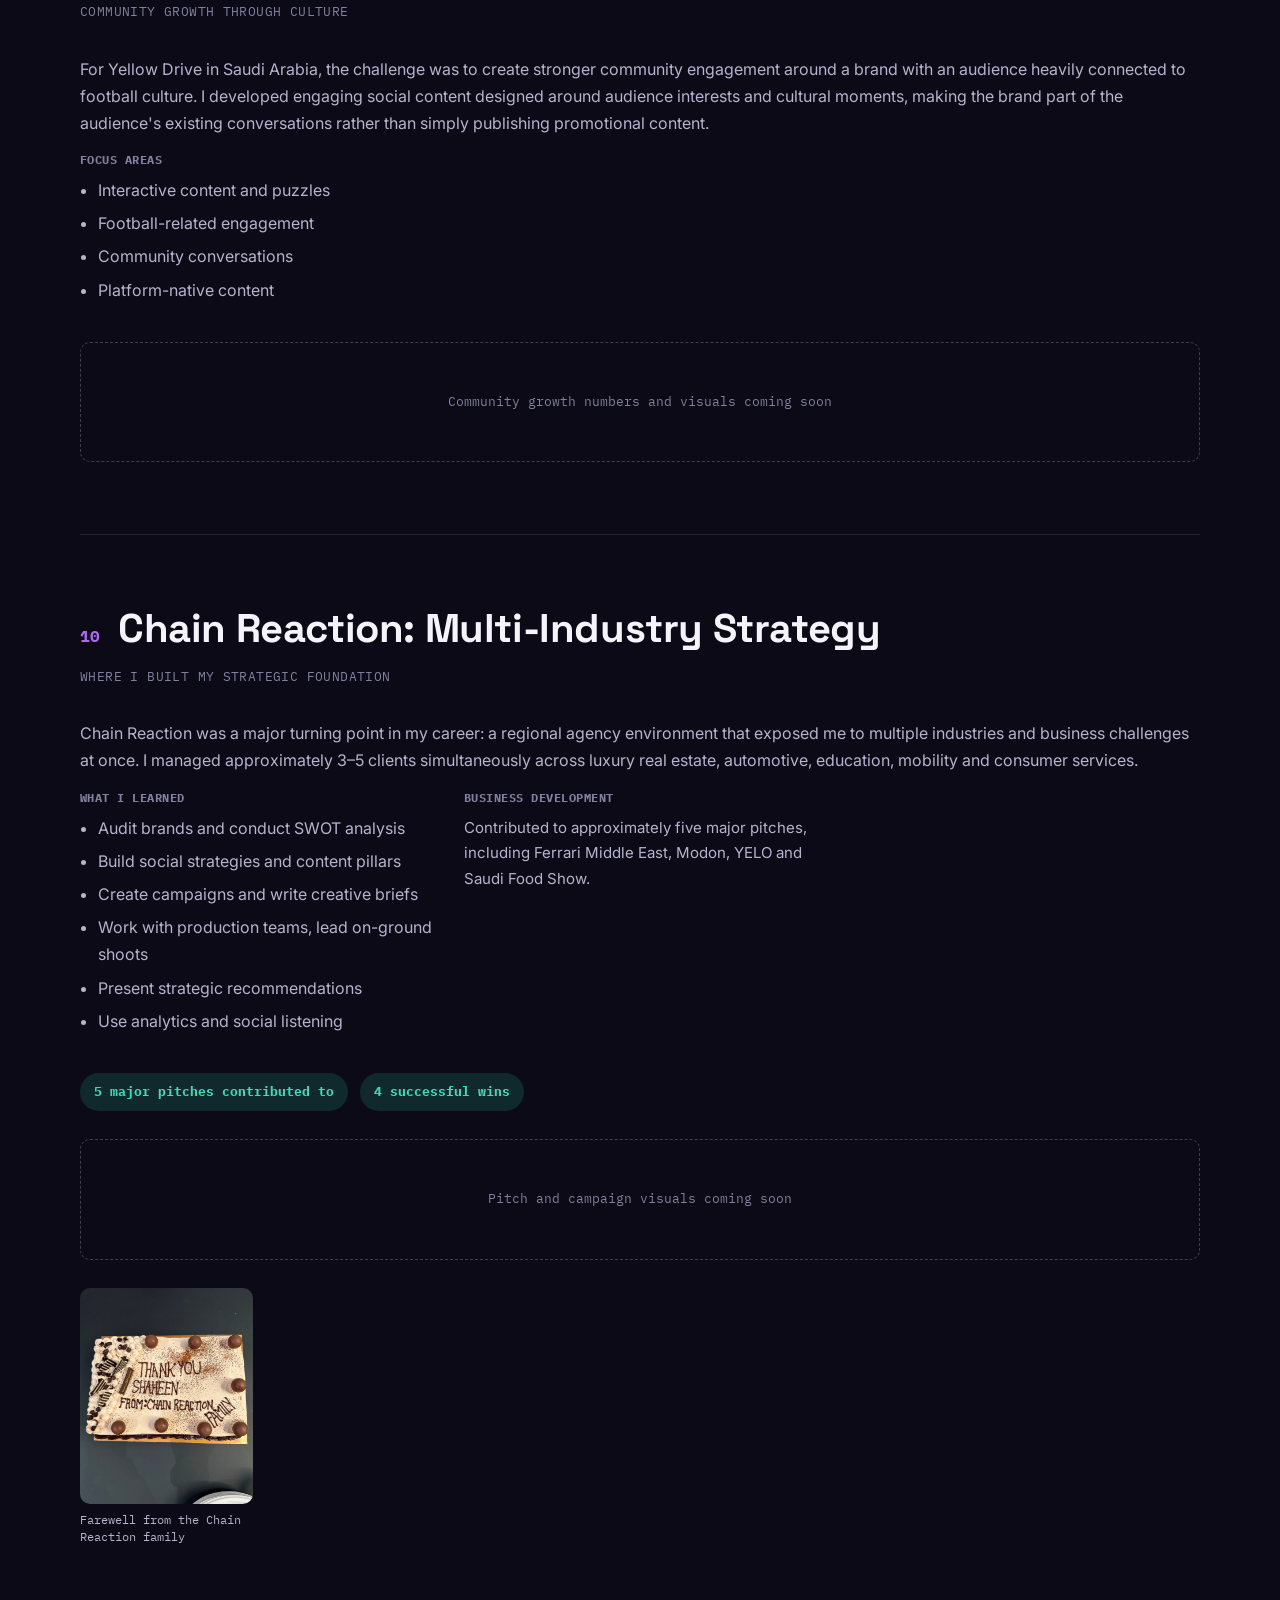
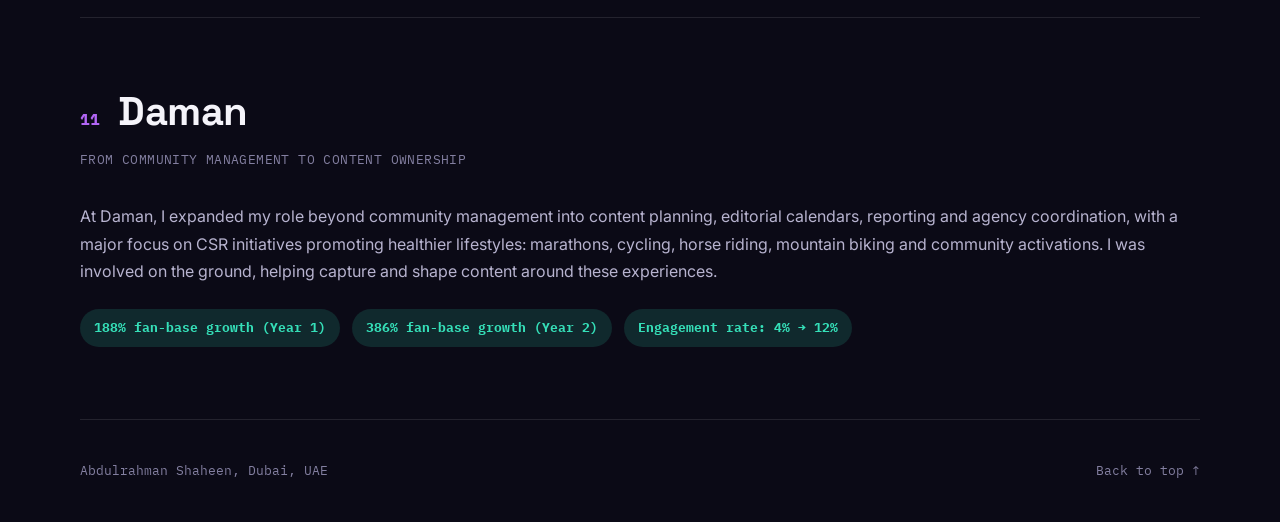
<file: work.html>
<!DOCTYPE html>
<html lang="en">
<head>
<meta charset="UTF-8">
<meta name="viewport" content="width=device-width, initial-scale=1.0">
<title>Selected Work | Abdulrahman Shaheen</title>
<meta name="description" content="Eleven social media and content strategy case studies by Abdulrahman Shaheen, spanning TikTok LIVE Creator Networks, Ferrari Middle East, Modon, YELO, Chain Reaction and Daman.">
<meta property="og:type" content="website">
<meta property="og:title" content="Selected Work | Abdulrahman Shaheen">
<meta property="og:description" content="Eleven social media and content strategy case studies spanning TikTok, Ferrari Middle East, Modon, YELO, Chain Reaction and Daman.">
<meta property="og:url" content="https://ashaheenmty.github.io/shaheen-portfolio/work.html">
<meta property="og:image" content="https://ashaheenmty.github.io/shaheen-portfolio/assets/photos/hero-portrait.jpg">
<meta name="twitter:card" content="summary_large_image">
<meta name="twitter:title" content="Selected Work | Abdulrahman Shaheen">
<meta name="twitter:image" content="https://ashaheenmty.github.io/shaheen-portfolio/assets/photos/hero-portrait.jpg">
<link rel="preconnect" href="https://fonts.googleapis.com">
<link rel="preconnect" href="https://fonts.gstatic.com" crossorigin>
<link href="https://fonts.googleapis.com/css2?family=Space+Grotesk:wght@400;500;600;700&family=Inter:wght@400;500&family=IBM+Plex+Mono:wght@400;500;600;700&display=swap" rel="stylesheet">
<link rel="stylesheet" href="css/style.css">
</head>
<body>

<header class="site-header">
  <nav class="site-nav">
    <a href="index.html" class="logo" aria-label="Shaheen, home">
      <svg viewBox="0 0 172 44" role="img" aria-hidden="true">
        <defs><linearGradient id="navFalconGrad" x1="0" y1="0" x2="1" y2="1"><stop offset="0" style="stop-color:var(--indigo)"/><stop offset="1" style="stop-color:var(--violet)"/></linearGradient></defs>
        <rect x="0.5" y="1" width="40" height="40" rx="11" fill="none" stroke="url(#navFalconGrad)" stroke-width="2"/>
        <path d="M10,26 L20,14 L30,26 L26,24 L20,18 L14,24 Z" fill="url(#navFalconGrad)"/>
        <line x1="56" y1="6" x2="56" y2="36" stroke="var(--border-strong)" stroke-width="1.5"/>
        <text x="66" y="28" style="font-family:'Space Grotesk',sans-serif; font-size:21px; font-weight:700; letter-spacing:1.5px;" fill="var(--text)">SHAHEEN</text>
      </svg>
    </a>
    <ul>
      <li><a href="index.html">Home</a></li>
      <li><a href="work.html" aria-current="page">Work</a></li>
      <li><a href="gallery.html">Gallery</a></li>
      <li><a href="contact.html">Contact</a></li>
    </ul>
    <button class="nav-toggle" aria-label="Menu">···</button>
  </nav>
</header>

<main>

  <section class="wrap" style="padding-top:72px; padding-bottom:56px;">
    <span class="eyebrow">Selected work</span>
    <h1 style="margin-top:16px;">Eleven projects, across platforms, categories and markets.</h1>
    <p class="hero-lede" style="margin-top:20px;">From building global creator-network positioning at TikTok to launching Ferrari Middle East's corporate social presence: strategy, content and performance, end to end.</p>
  </section>

  <section class="wrap tight">
    <div class="work-index">
      <a class="work-row" href="#case-01"><span class="num">01</span><h3>Building TikTok LIVE Creator Networks Globally</h3><span class="tag">TikTok</span></a>
      <a class="work-row" href="#case-02"><span class="num">02</span><h3>Building TikTok LIVE MENA's Social Presence</h3><span class="tag">TikTok</span></a>
      <a class="work-row" href="#case-03"><span class="num">03</span><h3>LIVE Fest</h3><span class="tag">TikTok</span></a>
      <a class="work-row" href="#case-04"><span class="num">04</span><h3>Gimme The Mic</h3><span class="tag">TikTok</span></a>
      <a class="work-row" href="#case-05"><span class="num">05</span><h3>Ramadan Campaigns, 2024 & 2025</h3><span class="tag">TikTok</span></a>
      <a class="work-row" href="#case-06"><span class="num">06</span><h3>SHEroes</h3><span class="tag">TikTok</span></a>
      <a class="work-row" href="#case-07"><span class="num">07</span><h3>Ferrari Middle East</h3><span class="tag">Chain Reaction</span></a>
      <a class="work-row" href="#case-08"><span class="num">08</span><h3>Modon & Destination Marketing</h3><span class="tag">Chain Reaction</span></a>
      <a class="work-row" href="#case-09"><span class="num">09</span><h3>YELO / Yellow Drive</h3><span class="tag">Chain Reaction</span></a>
      <a class="work-row" href="#case-10"><span class="num">10</span><h3>Chain Reaction: Multi-Industry Strategy</h3><span class="tag">Chain Reaction</span></a>
      <a class="work-row" href="#case-11"><span class="num">11</span><h3>Daman</h3><span class="tag">Daman</span></a>
    </div>
  </section>

  <!-- 01 -->
  <section class="wrap case-study" id="case-01">
    <div class="case-head"><span class="num">01</span><h2>Building TikTok LIVE Creator Networks Globally</h2></div>
    <p class="case-tagline">12 markets. One global social framework.</p>
    <p>TikTok LIVE Creator Networks operated across different markets with different approaches to positioning, communication and social presence, and the model itself was often misunderstood by agencies, creators and other industry stakeholders. The business needed a clearer, more scalable way to communicate what Creator Networks are, how the model works, and why agencies and creators should care.</p>
    <p>I played a major role in developing the social strategy and positioning approach across 12 international markets, from the initial business case and internal alignment through channel creation, positioning, content strategy, growth planning, governance, agency coordination and ongoing optimization.</p>
    <div class="case-grid">
      <div class="case-block">
        <h4>What we built</h4>
        <ul>
          <li>Global social presence across 12 markets</li>
          <li>Unified positioning and messaging direction</li>
          <li>Governance framework</li>
          <li>Market-specific localization</li>
          <li>Agency and production workflows</li>
          <li>Performance measurement frameworks</li>
        </ul>
      </div>
      <div class="case-block">
        <h4>The content strategy</h4>
        <ul>
          <li>What Creator Networks are and how the model operates</li>
          <li>How agencies and creators can benefit</li>
          <li>How Creator Networks support creator growth</li>
          <li>Common misconceptions and ecosystem opportunities</li>
        </ul>
      </div>
      <div class="case-block">
        <h4>The impact</h4>
        <p style="font-size:0.94rem;">Moved Creator Networks' social presence from fragmented market-level communication toward a structured global framework, positioning social as a key education and communication channel connecting Creator Networks with agencies, talent managers, creators and the broader creator-economy audience.</p>
      </div>
    </div>
    <div class="case-results">
      <span class="pill">~180 planned content pieces / month across 12 markets</span>
    </div>
    <div class="case-photos">
      <figure class="photo-card"><img src="assets/photos/creator-networks-workshop-egypt.jpeg" alt="TikTok Creator Networks workshop in Egypt" loading="lazy"><figcaption>TikTok Creator Networks workshop, Egypt</figcaption></figure>
      <figure class="photo-card"><img src="assets/photos/business-dinner-casablanca.jpeg" alt="Team dinner after a Creator Networks workshop in Casablanca, Morocco" loading="lazy"><figcaption>Team dinner after a Creator Networks workshop, Casablanca</figcaption></figure>
      <figure class="photo-card"><img src="assets/photos/campaign-shoot-dubai.jpeg" alt="Powered by Creator Networks campaign shoot in Dubai" loading="lazy"><figcaption>Powered by Creator Networks, campaign shoot in Dubai</figcaption></figure>
      <figure class="photo-card"><img src="assets/photos/campaign-shoot-france.jpeg" alt="Powered by Creator Networks campaign shoot in France" loading="lazy"><figcaption>Powered by Creator Networks, campaign shoot in France</figcaption></figure>
      <figure class="photo-card"><img src="assets/photos/campaign-shoot-germany.jpeg" alt="Powered by Creator Networks campaign shoot in Germany" loading="lazy"><figcaption>Powered by Creator Networks, campaign shoot in Germany</figcaption></figure>
    </div>
  </section>

  <!-- 02 -->
  <section class="wrap case-study" id="case-02">
    <div class="case-head"><span class="num">02</span><h2>Building TikTok LIVE MENA's Social Presence</h2></div>
    <p class="case-tagline">From limited presence to a large-scale community</p>
    <p>When I joined TikTok, TikTok LIVE's social presence in MENA needed to become more structured, professional and aligned with the wider TikTok brand. The opportunity wasn't simply to publish more content. It was to create a presence that could educate audiences, showcase the LIVE ecosystem and make its formats and opportunities easier to understand.</p>
    <p>I contributed significantly to shaping TikTok LIVE MENA's social presence across TikTok and Instagram: content strategy, editorial planning, creative direction, campaigns, creator content, events, education and community engagement.</p>
    <div class="case-grid">
      <div class="case-block">
        <h4>Content directions</h4>
        <ul>
          <li>LIVE formats, PKs, co-hosting, multi-guest LIVE</li>
          <li>Creator education and creator stories</li>
          <li>Business use cases and LIVE opportunities</li>
          <li>Campaigns, events and activations</li>
          <li>Community behavior</li>
        </ul>
      </div>
    </div>
    <div class="case-results">
      <span class="pill">1.2B+ video views (H1 2024)</span>
      <span class="pill">411% YoY growth in video consumption</span>
      <span class="pill">~726K net new followers (H1 2024)</span>
      <span class="pill">156% YoY net follower growth</span>
      <span class="pill">Nearly 4M followers by end of 2024</span>
    </div>
    <div class="case-photos">
      <figure class="photo-card"><img src="assets/photos/affiliate-influencer-summit-dubai-2025.jpeg" alt="TikTok LIVE at the affiliate and influencers summit, Dubai 2025" loading="lazy"><figcaption>TikTok LIVE at the affiliate and influencer summit, Dubai 2025</figcaption></figure>
      <figure class="photo-card"><img src="assets/photos/riseup-2026.jpeg" alt="TikTok LIVE activation at RiseUp 2026" loading="lazy"><figcaption>TikTok LIVE activation at RiseUp 2026</figcaption></figure>
      <figure class="photo-card"><img src="assets/photos/riseup-2025-tiktok-booth.jpeg" alt="TikTok LIVE booth at RiseUp 2025" loading="lazy"><figcaption>TikTok LIVE booth at RiseUp 2025</figcaption></figure>
    </div>
  </section>

  <!-- 03 -->
  <section class="wrap case-study" id="case-03">
    <div class="case-head"><span class="num">03</span><h2>LIVE Fest</h2></div>
    <p class="case-tagline">Turning a major event into a social experience</p>
    <p>LIVE Fest was more than an event to promote. It was an opportunity to bring the LIVE ecosystem, creators and audience together through content. I worked across the social planning and content ecosystem surrounding the initiative, helping translate the event into social-first storytelling.</p>
    <div class="case-grid">
      <div class="case-block">
        <h4>My contribution</h4>
        <ul>
          <li>Content planning and campaign communication</li>
          <li>Creator content and event coverage</li>
          <li>Social publishing and community engagement</li>
          <li>Performance tracking</li>
        </ul>
      </div>
      <div class="case-block">
        <h4>The objective</h4>
        <p style="font-size:0.94rem;">Create content that extended the event beyond the physical experience and gave audiences a reason to engage with TikTok LIVE before, during and after the event.</p>
      </div>
    </div>
    <div class="case-photos">
      <figure class="photo-card"><img src="assets/photos/live-fest-standee.jpeg" alt="TikTok LIVE Fest event branding" loading="lazy"><figcaption>TikTok LIVE Fest event branding</figcaption></figure>
      <figure class="photo-card"><img src="assets/photos/live-fest-selfie.jpeg" alt="At TikTok LIVE Fest" loading="lazy"><figcaption>At TikTok LIVE Fest</figcaption></figure>
    </div>
    <p class="case-note">Campaign metrics coming soon</p>
  </section>

  <!-- 04 -->
  <section class="wrap case-study" id="case-04">
    <div class="case-head"><span class="num">04</span><h2>Gimme The Mic</h2></div>
    <p class="case-tagline">Turning a creator format into a social story</p>
    <p>Gimme The Mic required social communication that could make the initiative understandable, entertaining and relevant to audiences while supporting the wider TikTok LIVE ecosystem. I contributed to the social strategy and content ecosystem around the campaign.</p>
    <div class="case-grid">
      <div class="case-block">
        <h4>My contribution</h4>
        <ul>
          <li>Content planning and creative direction</li>
          <li>Campaign communication and creator storytelling</li>
          <li>Social publishing and community engagement</li>
          <li>Performance analysis</li>
        </ul>
      </div>
      <div class="case-block">
        <h4>The objective</h4>
        <p style="font-size:0.94rem;">Create content that could build interest around the initiative while connecting it back to the wider LIVE experience.</p>
      </div>
    </div>
    <div class="case-media">Hero creative and results coming soon</div>
  </section>

  <!-- 05 -->
  <section class="wrap case-study" id="case-05">
    <div class="case-head"><span class="num">05</span><h2>Ramadan Campaigns, 2024 & 2025</h2></div>
    <p class="case-tagline">Cultural relevance at scale</p>
    <p>Ramadan required a different approach to content, not simply adapting existing content to a seasonal moment, but understanding the cultural context and creating content that felt native to the audience. I worked across content planning, creative development, production and social execution for Ramadan initiatives, balancing brand, culture, audience and platform.</p>
    <div class="case-photos">
      <figure class="photo-card"><img src="assets/photos/ramadan-2025-celebration.jpeg" alt="Celebrating the success of the Ramadan 2025 campaign" loading="lazy"><figcaption>Celebrating the Ramadan 2025 campaign</figcaption></figure>
    </div>
    <p class="case-note">Campaign details and performance numbers coming soon</p>
  </section>

  <!-- 06 -->
  <section class="wrap case-study" id="case-06">
    <div class="case-head"><span class="num">06</span><h2>SHEroes</h2></div>
    <p class="case-tagline">Using content to amplify inspiring stories</p>
    <p>SHEroes was a content initiative focused on inspiring women from the Middle East: a podcast-style content series featuring women with inspiring stories and experiences.</p>
    <div class="case-grid">
      <div class="case-block">
        <h4>My contribution</h4>
        <ul>
          <li>Content planning and editorial direction</li>
          <li>Content structure and publishing strategy</li>
          <li>Social storytelling</li>
          <li>Content timing and sequencing</li>
        </ul>
      </div>
      <div class="case-block">
        <h4>The goal</h4>
        <p style="font-size:0.94rem;">Turn individual stories into content that could create broader audience engagement and connection.</p>
      </div>
    </div>
    <div class="case-media">Episode count, visuals and performance numbers coming soon</div>
  </section>

  <!-- 07 -->
  <section class="wrap case-study" id="case-07">
    <div class="case-head"><span class="num">07</span><h2>Ferrari Middle East</h2></div>
    <p class="case-tagline">Launching a corporate social presence</p>
    <p>Ferrari Middle East had previously operated through existing local representation. The opportunity was to establish a dedicated corporate social presence, maintaining the brand's premium identity while translating a global luxury brand into relevant regional communication.</p>
    <div class="case-grid">
      <div class="case-block">
        <h4>My contribution</h4>
        <ul>
          <li>Social strategy and content planning</li>
          <li>Creative direction</li>
          <li>Community development</li>
          <li>Campaign planning and production coordination</li>
        </ul>
      </div>
    </div>
    <div class="case-media">Launch visuals and results coming soon</div>
  </section>

  <!-- 08 -->
  <section class="wrap case-study" id="case-08">
    <div class="case-head"><span class="num">08</span><h2>Modon & Destination Marketing</h2></div>
    <p class="case-tagline">Social media as a driver of destination demand</p>
    <p>Modon was one of the most strategically interesting accounts I worked on at Chain Reaction, covering the corporate brand as well as multiple destinations. Destination marketing isn't only about awareness: social needs to help create interest, communicate experiences, build community and ultimately contribute to footfall and commercial activity.</p>
    <div class="case-grid">
      <div class="case-block">
        <h4>My contribution</h4>
        <ul>
          <li>Social audits and strategy</li>
          <li>Content planning and editorial calendars</li>
          <li>Destination storytelling and event content</li>
          <li>On-ground activations and production</li>
          <li>Community growth and performance analysis</li>
        </ul>
      </div>
      <div class="case-block">
        <h4>Destinations</h4>
        <ul>
          <li>Al Mugheirah Bay</li>
          <li>Hudayriyat Island</li>
          <li>+ additional destinations</li>
        </ul>
      </div>
    </div>
    <div class="case-media">Visuals and footfall / community data coming soon</div>
  </section>

  <!-- 09 -->
  <section class="wrap case-study" id="case-09">
    <div class="case-head"><span class="num">09</span><h2>YELO / Yellow Drive</h2></div>
    <p class="case-tagline">Community growth through culture</p>
    <p>For Yellow Drive in Saudi Arabia, the challenge was to create stronger community engagement around a brand with an audience heavily connected to football culture. I developed engaging social content designed around audience interests and cultural moments, making the brand part of the audience's existing conversations rather than simply publishing promotional content.</p>
    <div class="case-grid">
      <div class="case-block">
        <h4>Focus areas</h4>
        <ul>
          <li>Interactive content and puzzles</li>
          <li>Football-related engagement</li>
          <li>Community conversations</li>
          <li>Platform-native content</li>
        </ul>
      </div>
    </div>
    <div class="case-media">Community growth numbers and visuals coming soon</div>
  </section>

  <!-- 10 -->
  <section class="wrap case-study" id="case-10">
    <div class="case-head"><span class="num">10</span><h2>Chain Reaction: Multi-Industry Strategy</h2></div>
    <p class="case-tagline">Where I built my strategic foundation</p>
    <p>Chain Reaction was a major turning point in my career: a regional agency environment that exposed me to multiple industries and business challenges at once. I managed approximately 3–5 clients simultaneously across luxury real estate, automotive, education, mobility and consumer services.</p>
    <div class="case-grid">
      <div class="case-block">
        <h4>What I learned</h4>
        <ul>
          <li>Audit brands and conduct SWOT analysis</li>
          <li>Build social strategies and content pillars</li>
          <li>Create campaigns and write creative briefs</li>
          <li>Work with production teams, lead on-ground shoots</li>
          <li>Present strategic recommendations</li>
          <li>Use analytics and social listening</li>
        </ul>
      </div>
      <div class="case-block">
        <h4>Business development</h4>
        <p style="font-size:0.94rem;">Contributed to approximately five major pitches, including Ferrari Middle East, Modon, YELO and Saudi Food Show.</p>
      </div>
    </div>
    <div class="case-results">
      <span class="pill">5 major pitches contributed to</span>
      <span class="pill">4 successful wins</span>
    </div>
    <div class="case-media">Pitch and campaign visuals coming soon</div>
    <div class="case-photos">
      <figure class="photo-card"><img src="assets/photos/chain-reaction-farewell.jpeg" alt="Farewell from the Chain Reaction family" loading="lazy"><figcaption>Farewell from the Chain Reaction family</figcaption></figure>
    </div>
  </section>

  <!-- 11 -->
  <section class="wrap case-study" id="case-11">
    <div class="case-head"><span class="num">11</span><h2>Daman</h2></div>
    <p class="case-tagline">From community management to content ownership</p>
    <p>At Daman, I expanded my role beyond community management into content planning, editorial calendars, reporting and agency coordination, with a major focus on CSR initiatives promoting healthier lifestyles: marathons, cycling, horse riding, mountain biking and community activations. I was involved on the ground, helping capture and shape content around these experiences.</p>
    <div class="case-results">
      <span class="pill">188% fan-base growth (Year 1)</span>
      <span class="pill">386% fan-base growth (Year 2)</span>
      <span class="pill">Engagement rate: 4% → 12%</span>
    </div>
  </section>

</main>

<footer class="site-footer wrap">
  <span>Abdulrahman Shaheen, Dubai, UAE</span>
  <a href="index.html">Back to top ↑</a>
</footer>

<script src="js/main.js"></script>
</body>
</html>
</file>
<file: css/style.css>
/* ============================================
   ABDULRAHMAN SHAHEEN PORTFOLIO
   Dark theme with brand-color gradient
   ============================================ */

:root {
  --bg: #0B0A16;
  --surface: rgba(255,255,255,0.045);
  --surface-strong: rgba(255,255,255,0.08);
  --text: #F5F4FA;
  --text-secondary: #B7B3CF;
  --text-muted: #837FA0;
  --border: rgba(255,255,255,0.10);
  --border-strong: rgba(255,255,255,0.22);

  --indigo: #7B80FF;
  --indigo-dim: rgba(123,128,255,0.15);
  --teal: #35DFB8;
  --teal-dim: rgba(53,223,184,0.14);
  --violet: #B266F5;
  --violet-dim: rgba(178,102,245,0.15);

  --font-display: 'Space Grotesk', sans-serif;
  --font-body: 'Inter', sans-serif;
  --font-mono: 'IBM Plex Mono', monospace;

  --max-width: 1120px;
  --radius: 10px;
  --gutter: clamp(20px, 5vw, 64px);
}

* { box-sizing: border-box; }
html { scroll-behavior: smooth; }

body {
  margin: 0;
  color: var(--text);
  font-family: var(--font-body);
  font-size: 16px;
  line-height: 1.7;
  -webkit-font-smoothing: antialiased;
  background-color: var(--bg);
  background-image:
    radial-gradient(1100px circle at 88% -8%, rgba(123,128,255,0.32), transparent 58%),
    radial-gradient(900px circle at -8% 112%, rgba(178,102,245,0.22), transparent 55%),
    radial-gradient(700px circle at 50% 40%, rgba(53,223,184,0.06), transparent 60%);
  background-attachment: fixed;
  background-repeat: no-repeat;
}

img { max-width: 100%; display: block; }
a { color: inherit; text-decoration: none; }

.wrap { max-width: var(--max-width); margin: 0 auto; padding: 0 var(--gutter); }

h1, h2, h3, h4 {
  font-family: var(--font-display);
  font-weight: 700;
  line-height: 1.12;
  margin: 0;
  letter-spacing: -0.01em;
  color: var(--text);
}

h1 { font-size: clamp(2.6rem, 5.5vw, 4.4rem); }
h2 { font-size: clamp(1.7rem, 3.2vw, 2.5rem); }
h3 { font-size: 1.25rem; font-weight: 700; }

p { margin: 0 0 1em; color: var(--text-secondary); font-weight: 400; }
p:last-child { margin-bottom: 0; }

.eyebrow {
  font-family: var(--font-mono);
  font-size: 1.35rem;
  font-weight: 700;
  letter-spacing: 0.03em;
  text-transform: uppercase;
  color: var(--teal);
  display: inline-flex;
  align-items: center;
  gap: 8px;
}
.eyebrow::before { content: ''; width: 14px; height: 1px; background: var(--teal); display: inline-block; }

/* NAV */
.site-header {
  position: sticky; top: 0; z-index: 50;
  background: rgba(11,10,22,0.72);
  backdrop-filter: blur(10px);
  border-bottom: 1px solid var(--border);
}
.site-nav {
  position: relative; max-width: var(--max-width); margin: 0 auto;
  padding: 18px var(--gutter); display: flex; align-items: center; justify-content: space-between;
}
.site-nav .logo { font-family: var(--font-mono); font-size: 0.95rem; font-weight: 500; color: var(--text); }
.site-nav .logo svg { display: block; height: 40px; width: auto; }
.site-nav ul { list-style: none; display: flex; gap: 32px; margin: 0; padding: 0; font-family: var(--font-mono); font-size: 0.85rem; }
.site-nav a { color: var(--text-secondary); position: relative; padding-bottom: 4px; transition: color 0.15s ease; }
.site-nav a:hover, .site-nav a[aria-current="page"] { color: var(--text); }
.site-nav a[aria-current="page"]::after { content: ''; position: absolute; left: 0; bottom: -6px; width: 100%; height: 2px; background: var(--teal); }
.nav-toggle { display: none; background: none; border: 1px solid var(--border-strong); border-radius: 8px; width: 40px; height: 40px; align-items: center; justify-content: center; font-family: var(--font-mono); color: var(--text); }

/* BUTTONS */
.btn {
  display: inline-flex; align-items: center; gap: 10px;
  font-family: var(--font-mono); font-size: 0.9rem; font-weight: 700;
  padding: 15px 26px; border-radius: 10px;
  border: 1.5px solid var(--border-strong); color: var(--text);
  transition: all 0.18s ease;
}
.btn:hover { border-color: var(--text); background: var(--surface-strong); }
.btn-primary {
  background: linear-gradient(135deg, var(--indigo), var(--violet));
  border-color: transparent; color: #fff;
  box-shadow: 0 8px 28px -8px rgba(123,128,255,0.55);
}
.btn-primary:hover { box-shadow: 0 10px 32px -6px rgba(123,128,255,0.75); transform: translateY(-1px); }
.btn-arrow { transition: transform 0.15s ease; }
.btn:hover .btn-arrow { transform: translateX(3px); }

/* SECTIONS */
section { padding: 96px 0; }
section.tight { padding: 64px 0; }
.section-head { max-width: 640px; margin-bottom: 56px; }
.section-head h2 { margin-top: 14px; }
.divider { border: none; border-top: 1px solid var(--border); margin: 0; }

/* HERO */
.hero { padding: 88px 0 96px; display: grid; grid-template-columns: 1.15fr 0.85fr; gap: 56px; align-items: center; }
.hero-copy .eyebrow { margin-bottom: 20px; }
.hero h1 { margin-bottom: 20px; }
.hero-lede { font-size: 1.2rem; color: var(--text-secondary); max-width: 46ch; margin-bottom: 26px; }
.service-pills { display: flex; flex-wrap: wrap; gap: 10px; margin-bottom: 34px; }
.service-pills span {
  font-family: var(--font-mono); font-size: 0.82rem; font-weight: 700;
  color: var(--text); background: var(--surface); border: 1px solid var(--border);
  padding: 9px 16px; border-radius: 100px;
}
.hero-actions { display: flex; gap: 14px; flex-wrap: wrap; }

.hero-photo-wrap {
  padding: 2px; border-radius: 26px; max-width: 380px; margin: 0 auto;
  background: linear-gradient(160deg, rgba(123,128,255,0.65), rgba(178,102,245,0.45) 45%, transparent 75%);
}
.hero-photo-wrap img {
  display: block; width: 100%; border-radius: 24px;
  -webkit-mask-image: linear-gradient(to bottom, black 78%, transparent 99%);
  mask-image: linear-gradient(to bottom, black 78%, transparent 99%);
}

/* PILLARS */
.pillars { display: grid; grid-template-columns: repeat(2, 1fr); gap: 1px; background: var(--border); border: 1px solid var(--border); border-radius: var(--radius); overflow: hidden; }
.pillar { background: var(--surface); padding: 40px; }
.pillar .index { font-family: var(--font-mono); font-size: 1.15rem; font-weight: 700; color: var(--teal); display: block; margin-bottom: 18px; }
.pillar h3 { margin-bottom: 12px; }
.pillar .callout { margin-top: 16px; font-family: var(--font-display); font-weight: 700; font-size: 1.05rem; color: var(--text); }

/* HOW I THINK */
.think-list { display: flex; flex-direction: column; }
.think-item { display: grid; grid-template-columns: 220px 1fr; gap: 32px; padding: 28px 0; border-top: 1px solid var(--border); }
.think-item:last-child { border-bottom: 1px solid var(--border); }
.think-item h3 { font-size: 1rem; font-family: var(--font-mono); text-transform: uppercase; letter-spacing: 0.04em; color: var(--text); }
.think-item p { max-width: 56ch; }

/* APPROACH */
.approach-rail { display: flex; gap: 0; overflow-x: auto; padding-bottom: 8px; }
.approach-step { flex: 1 1 0; min-width: 150px; position: relative; padding: 24px 20px 24px 0; }
.approach-step .stepnum { font-family: var(--font-mono); font-size: 0.78rem; color: var(--text-muted); display: block; margin-bottom: 10px; }
.approach-step h4 { font-family: var(--font-display); font-weight: 700; font-size: 1.05rem; margin-bottom: 8px; color: var(--text); }
.approach-step p { font-size: 0.88rem; color: var(--text-secondary); margin: 0; }
.approach-step:not(:last-child)::after { content: '\2192'; position: absolute; right: -2px; top: 28px; color: var(--border-strong); font-size: 1rem; }

/* STATS */
.stats-grid { display: grid; grid-template-columns: repeat(4, 1fr); gap: 1px; background: var(--border); border: 1px solid var(--border); border-radius: var(--radius); overflow: hidden; }
.stat { background: var(--surface); padding: 32px 24px; }
.stat .num { font-family: var(--font-mono); font-weight: 700; font-size: 1.9rem; color: var(--teal); display: block; margin-bottom: 8px; }
.stat .label { font-size: 0.85rem; color: var(--text-secondary); line-height: 1.4; }

/* BRING */
.bring-grid { display: grid; grid-template-columns: repeat(auto-fill, minmax(260px, 1fr)); gap: 28px; }
.bring-item { border-top: 2px solid var(--violet); padding-top: 16px; }
.bring-item h3 { font-family: var(--font-mono); font-size: 0.85rem; text-transform: uppercase; letter-spacing: 0.04em; margin-bottom: 10px; color: var(--text); }
.bring-item p { font-size: 0.94rem; }

/* WORK */
.work-index { display: flex; flex-direction: column; }
.work-row { display: grid; grid-template-columns: 70px 1fr auto; align-items: baseline; gap: 24px; padding: 22px 0; border-top: 1px solid var(--border); transition: background 0.15s ease; }
.work-row:last-child { border-bottom: 1px solid var(--border); }
.work-row:hover { background: var(--surface); }
.work-row .num { font-family: var(--font-mono); color: var(--text-muted); font-size: 0.85rem; }
.work-row h3 { font-size: 1.15rem; }
.work-row .tag { font-family: var(--font-mono); font-size: 0.75rem; font-weight: 700; color: var(--teal); }

.case-study { padding: 72px 0; border-top: 1px solid var(--border); }
.case-head { display: flex; align-items: baseline; gap: 18px; margin-bottom: 8px; }
.case-head .num { font-family: var(--font-mono); font-weight: 700; font-size: 1rem; color: var(--violet); }
.case-tagline { font-family: var(--font-mono); font-size: 0.82rem; letter-spacing: 0.03em; color: var(--text-muted); text-transform: uppercase; margin: 14px 0 32px; }
.case-grid { display: grid; grid-template-columns: repeat(3, 1fr); gap: 32px; margin-bottom: 32px; }
.case-block h4 { font-family: var(--font-mono); font-size: 0.78rem; text-transform: uppercase; letter-spacing: 0.04em; color: var(--text-muted); margin-bottom: 10px; }
.case-block ul { margin: 0; padding-left: 18px; color: var(--text-secondary); }
.case-block li { margin-bottom: 6px; }
.case-results { display: flex; flex-wrap: wrap; gap: 12px; margin-top: 24px; }
.case-results .pill { font-family: var(--font-mono); font-weight: 700; font-size: 0.82rem; background: var(--teal-dim); color: var(--teal); padding: 8px 14px; border-radius: 100px; }
.case-media { margin-top: 28px; border: 1px dashed var(--border-strong); border-radius: var(--radius); padding: 48px; text-align: center; color: var(--text-muted); font-family: var(--font-mono); font-size: 0.82rem; }
.case-photos { display: grid; grid-template-columns: repeat(auto-fill, minmax(150px, 1fr)); gap: 16px; margin-top: 28px; }
.photo-card { margin: 0; }
.photo-card img { width: 100%; aspect-ratio: 4 / 5; object-fit: cover; border-radius: var(--radius); }
.photo-card figcaption { margin-top: 8px; font-family: var(--font-mono); font-size: 0.74rem; color: var(--text-secondary); line-height: 1.4; }
.case-note { margin-top: 14px; font-family: var(--font-mono); font-size: 0.78rem; color: var(--text-muted); }

/* GALLERY */
.gallery-grid { display: grid; grid-template-columns: repeat(3, 1fr); gap: 20px; }
.gallery-grid .photo-card img { border-radius: var(--radius); overflow: hidden; aspect-ratio: 4 / 5; object-fit: cover; }
.gallery-empty { grid-column: 1 / -1; border: 1px dashed var(--border-strong); border-radius: var(--radius); padding: 80px 40px; text-align: center; }
.gallery-empty p { max-width: 40ch; margin: 12px auto 0; }

/* CONTACT */
.contact-hero { padding: 96px 0; text-align: left; }
.contact-links { display: flex; flex-direction: column; gap: 1px; background: var(--border); border: 1px solid var(--border); border-radius: var(--radius); overflow: hidden; margin-top: 40px; max-width: 560px; }
.contact-links a, .contact-links .pending { background: var(--surface); padding: 22px 24px; display: flex; align-items: center; justify-content: space-between; font-family: var(--font-mono); font-size: 0.92rem; font-weight: 700; }
.contact-links a:hover { background: var(--surface-strong); }
.contact-links .pending { color: var(--text-muted); }
.contact-links .label { color: var(--text-secondary); font-size: 0.78rem; text-transform: uppercase; letter-spacing: 0.04em; font-weight: 400; }

/* FOOTER */
.site-footer { border-top: 1px solid var(--border); padding: 40px 0; display: flex; align-items: center; justify-content: space-between; font-family: var(--font-mono); font-size: 0.8rem; color: var(--text-muted); }

/* RESPONSIVE */
@media (max-width: 860px) {
  .hero { grid-template-columns: 1fr; gap: 40px; }
  .hero-photo-wrap { order: -1; max-width: 280px; }
  .pillars { grid-template-columns: 1fr; }
  .stats-grid { grid-template-columns: repeat(2, 1fr); }
  .think-item { grid-template-columns: 1fr; gap: 8px; }
  .case-grid { grid-template-columns: 1fr; gap: 24px; }
  .gallery-grid { grid-template-columns: repeat(2, 1fr); }
  .approach-rail { flex-wrap: wrap; }
  .approach-step { min-width: 45%; }
}
@media (max-width: 600px) {
  .site-nav ul { display: none; position: absolute; top: 100%; left: 0; right: 0; flex-direction: column; gap: 4px; background: var(--bg); border-bottom: 1px solid var(--border); padding: 12px var(--gutter) 20px; }
  .site-nav ul.open { display: flex; }
  .site-nav ul li { padding: 10px 0; border-top: 1px solid var(--border); }
  .site-nav ul li:first-child { border-top: none; }
  .nav-toggle { display: flex; }
  .stats-grid { grid-template-columns: 1fr 1fr; }
  .gallery-grid { grid-template-columns: 1fr 1fr; }
  .work-row { grid-template-columns: 40px 1fr; }
  .work-row .tag { display: none; }
}
</file>
